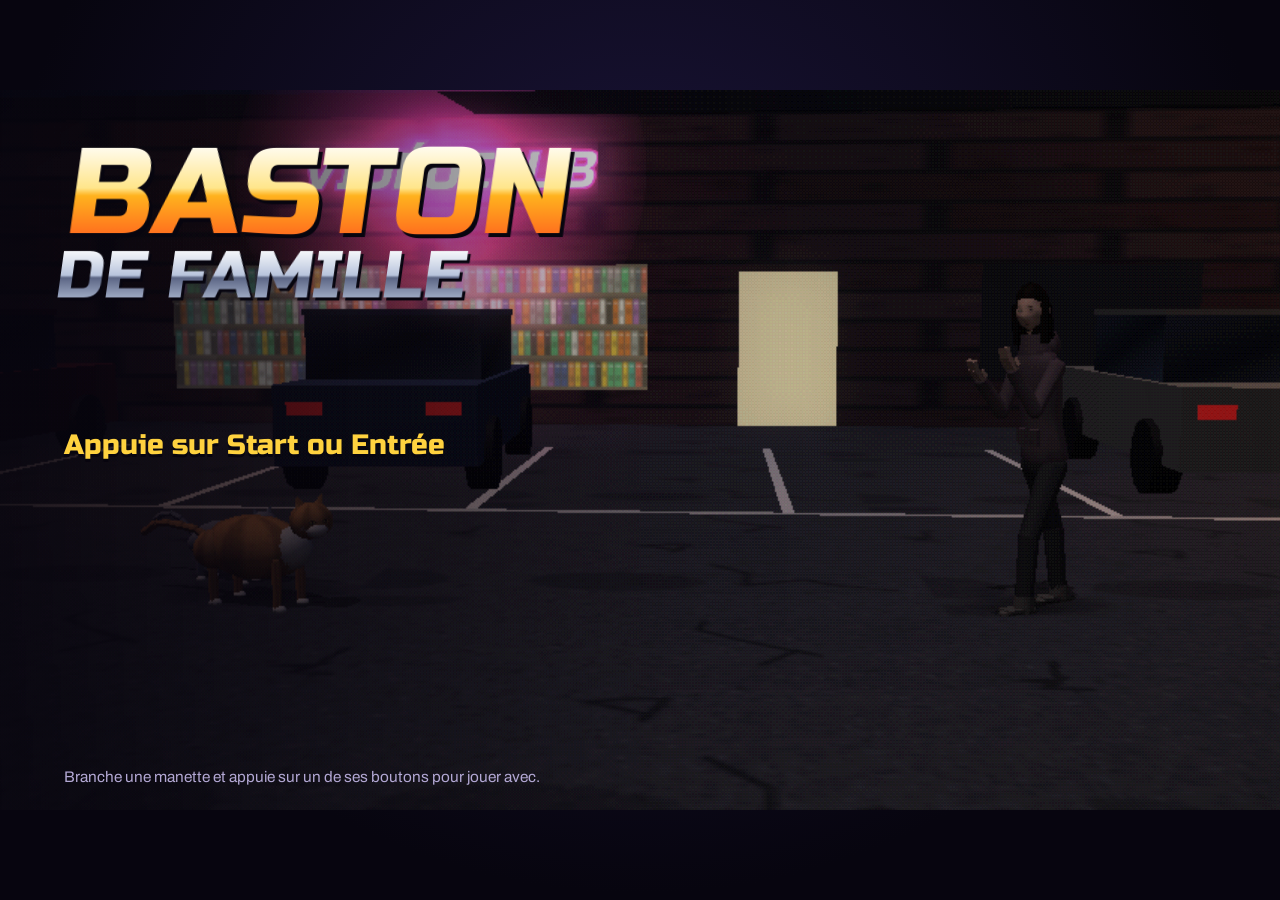
<file: index.html>
<!doctype html>
<html lang="fr">
<head>
<meta charset="utf-8">
<meta name="viewport" content="width=device-width,initial-scale=1,viewport-fit=cover">
<title>Baston de Famille</title>
<meta name="description" content="Jeu de combat 3D façon PS2 avec toute la famille.">
<meta name="theme-color" content="#07050f">
<link rel="preconnect" href="https://fonts.googleapis.com">
<link rel="stylesheet" href="https://fonts.googleapis.com/css2?family=Russo+One&family=VT323&family=Archivo:wght@400;600;800&display=swap">
<link rel="stylesheet" href="css/style.css">
</head>
<body>
<div id="app">
  <div id="frame">
    <canvas id="c3"></canvas>
    <canvas id="hud"></canvas>

    <!-- Écran titre -->
    <section id="title" class="screen">
      <div class="logo"><span class="l1">Baston</span><span class="l2">de Famille</span></div>
      <nav class="menu" id="titleMenu">
        <button data-act="cpu">1 joueur</button>
        <button data-act="2p">2 joueurs</button>
        <button data-act="workshop">Atelier</button>
        <button data-act="options">Options</button>
      </nav>
      <div class="pressstart" id="pressStart">Appuie sur Start ou Entrée</div>
      <div class="padline" id="padLine"></div>
    </section>

    <!-- Sélection -->
    <section id="select" class="screen" hidden>
      <h2 class="screentitle" id="selTitle">Choix des combattants</h2>
      <div class="selinfo l" id="info1"></div>
      <div class="selinfo r" id="info2"></div>
      <div class="selgrid" id="selGrid"></div>
      <div class="stagepick" id="stagePick" hidden>
        <div class="lbl">Décor</div>
        <div class="stagename"><span class="arr">◀</span><b id="stageName"></b><span class="arr">▶</span></div>
        <div class="hint">A / Entrée pour combattre · B / Échap pour revenir</div>
      </div>
      <div class="hintbar" id="selHint">Croix / flèches pour choisir · A / Entrée pour valider · B / Échap pour revenir</div>
    </section>

    <!-- Options -->
    <section id="options" class="screen" hidden>
      <h2 class="screentitle">Options</h2>
      <div class="optlist" id="optList"></div>
      <div class="hintbar">◀ ▶ pour changer · B / Échap pour revenir</div>
    </section>

    <!-- Pause / résultats -->
    <div class="overlay" id="pause" hidden>
      <div class="panel"><h2>Pause</h2>
        <nav class="menu small" id="pauseMenu">
          <button data-act="resume">Reprendre</button>
          <button data-act="restart">Recommencer</button>
          <button data-act="select">Choix des combattants</button>
          <button data-act="title">Menu principal</button>
        </nav>
      </div>
    </div>
    <div class="overlay clear" id="results" hidden>
      <div class="panel results"><h2 id="winTxt"></h2>
        <nav class="menu small" id="resMenu">
          <button data-act="restart">Revanche</button>
          <button data-act="select">Choix des combattants</button>
          <button data-act="title">Menu principal</button>
        </nav>
      </div>
    </div>
    <button class="pausebtn" id="pauseBtn" hidden aria-label="Pause">II</button>
  </div>

  <!-- Atelier (photos, couleurs, pouvoirs) -->
  <section id="workshop" hidden>
    <div class="wsin">
      <header class="wshead">
        <div><h2>Atelier</h2><p>Mets les photos de la famille, règle les couleurs et choisis les pouvoirs. Tout reste sur cet ordi : rien n'est envoyé en ligne.</p></div>
        <button class="btn primary" id="wsBack">Retour</button>
      </header>
      <div class="wsgrid" id="wsGrid"></div>
      <section class="wsdecor">
        <h3>Décor « Ta photo »</h3>
        <div class="row"><canvas id="decorPrev" width="320" height="180"></canvas>
          <div><p>Choisis une photo (la maison, le jardin, la plage des vacances…). Elle sert de fond à l'arène « Ta photo ».</p>
            <label class="btn file">Choisir une photo de décor<input type="file" accept="image/*" id="decorFile"></label>
            <button class="btn" id="decorDel">Retirer</button></div></div>
      </section>
    </div>
  </section>

  <div class="touch" id="touch" hidden>
    <div class="dpad"><button data-k="u" aria-label="Sauter">▲</button><button data-k="l" aria-label="Gauche">◀</button><button data-k="r" aria-label="Droite">▶</button><button data-k="d" aria-label="Accroupi">▼</button></div>
    <div class="acts"><button data-k="p">Poing</button><button data-k="k">Pied</button><button data-k="s">Spécial</button><button data-k="x">Pouvoir</button></div>
  </div>
  <div class="toast" id="toast" hidden></div>
  <noscript><p style="color:#fff;padding:20px">Active JavaScript pour jouer.</p></noscript>
  <div class="fatal" id="fatal" hidden><h2>Oups</h2><p id="fatalMsg"></p></div>
</div>
<script type="module" src="js/main.js"></script>
</body>
</html>
</file>
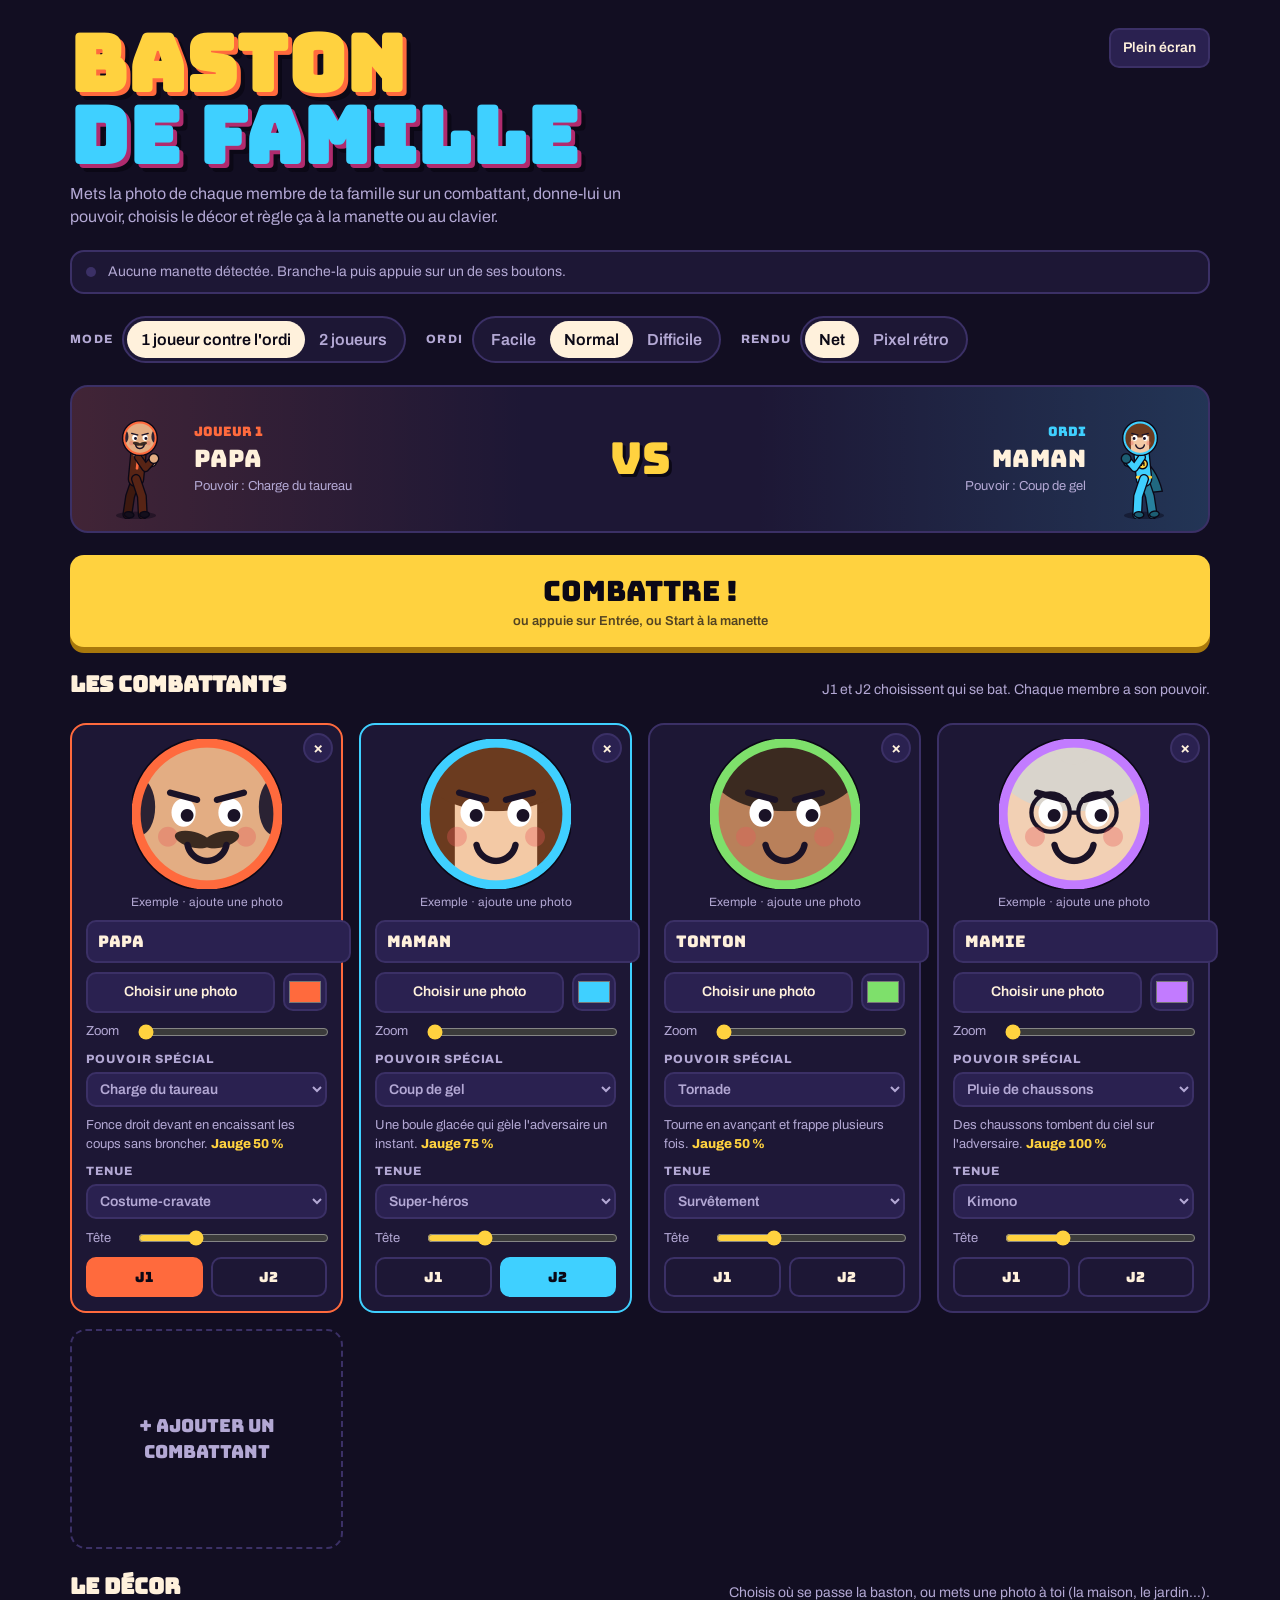
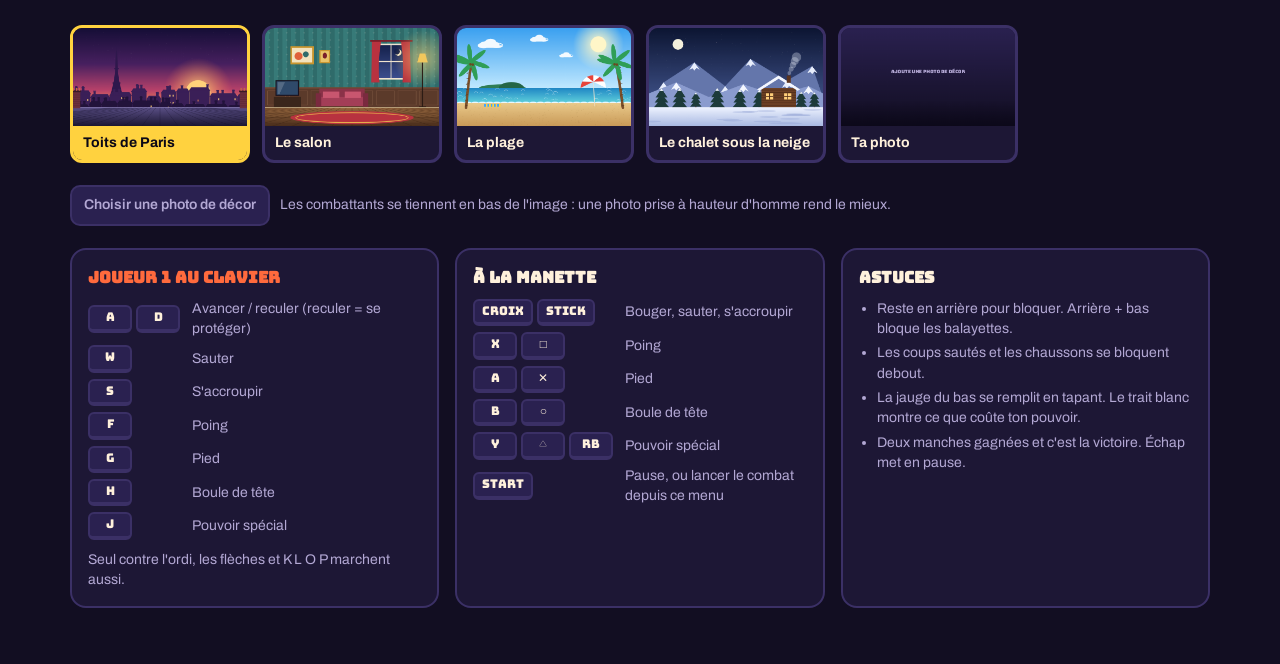
<file: classic/index.html>
<!doctype html>
<html lang="fr">
<head>
<meta charset="utf-8">
<meta name="viewport" content="width=device-width,initial-scale=1,viewport-fit=cover">
<title>Baston de Famille</title>
<meta name="claude:viewport-fit-sides" content="cover">
<link rel="stylesheet" href="https://fonts.googleapis.com/css2?family=Bungee&family=Archivo:wght@400;600;800&display=swap">
<style>
/* Layout: borne d'arcade — écran de sélection qui défile, puis scène plein écran 16:9 */
:root{
  --bg:#120e22; --panel:#1d1735; --panel2:#2a2150; --line:#3b3066;
  --text:#fff1dc; --muted:#b3a8d4; --p1:#ff6a3d; --p2:#3fd0ff; --gold:#ffd23f; --ink:#0b0816;
  --display:'Bungee',Impact,'Arial Black',sans-serif;
  --body:'Archivo',system-ui,-apple-system,'Segoe UI',sans-serif;
  color-scheme:dark;
}
[hidden]{display:none!important}
html,body{height:100%}
body{margin:0}
body{background:var(--bg);color:var(--text);font:16px/1.45 var(--body);
  padding-left:max(16px,env(safe-area-inset-left,0px));padding-right:max(16px,env(safe-area-inset-right,0px))}
button,input,select{font:inherit;color:inherit}
button{cursor:pointer}
:focus-visible{outline:3px solid var(--gold);outline-offset:2px}

/* ---------- Menu ---------- */
.menu{max-width:1140px;margin:0 auto;padding-block:28px 56px;display:grid;gap:22px}
.top{display:flex;justify-content:space-between;align-items:flex-start;gap:16px;flex-wrap:wrap}
.logo{font-family:var(--display);font-size:clamp(38px,8vw,78px);line-height:.92;margin:0;letter-spacing:.01em;
  color:var(--gold);text-shadow:4px 4px 0 var(--p1),8px 8px 0 var(--ink);text-wrap:balance}
.logo span{display:block;color:var(--p2);text-shadow:4px 4px 0 #b02b6e,8px 8px 0 var(--ink)}
.intro{color:var(--muted);max-width:62ch;margin:10px 0 0}

.settings{display:flex;flex-wrap:wrap;gap:12px 20px;align-items:center}
.seg{display:inline-flex;flex-wrap:wrap;background:var(--panel);border:2px solid var(--line);border-radius:999px;padding:3px}
.seg button{border:0;background:none;padding:7px 14px;border-radius:999px;font-weight:600;color:var(--muted)}
.seg button[aria-pressed="true"]{background:var(--text);color:var(--ink)}
.lbl{font-size:12px;text-transform:uppercase;letter-spacing:.12em;color:var(--muted);font-weight:800}

.pads{display:flex;align-items:center;gap:12px;flex-wrap:wrap;background:var(--panel);border:2px solid var(--line);border-radius:14px;padding:10px 14px;font-size:14px}
.pads .dotp{width:10px;height:10px;border-radius:50%;background:var(--line);flex:none}
.pads.on .dotp{background:#4be38a;box-shadow:0 0 10px #4be38a}
.pads .msg{flex:1;min-width:200px;color:var(--muted)}
.pads .msg b{color:var(--text)}

.vs{display:grid;grid-template-columns:minmax(0,1fr) auto minmax(0,1fr);align-items:center;gap:12px;
  background:linear-gradient(90deg,rgba(255,106,61,.16),transparent 40%,transparent 60%,rgba(63,208,255,.16)),var(--panel);
  border:2px solid var(--line);border-radius:18px;padding:12px 16px}
.vs .slot{display:flex;align-items:center;gap:10px;min-width:0}
.vs .slot.r{flex-direction:row-reverse;text-align:right}
.vs canvas{width:96px;height:120px;flex:none}
.vs .who{min-width:0}
.vs .tag{font-family:var(--display);font-size:13px}
.vs .slot.l .tag{color:var(--p1)} .vs .slot.r .tag{color:var(--p2)}
.vs .nm{font-family:var(--display);font-size:clamp(16px,3vw,24px);overflow:hidden;text-overflow:ellipsis;white-space:nowrap}
.vs .pw{font-size:13px;color:var(--muted)}
.vsmark{font-family:var(--display);font-size:clamp(28px,5vw,44px);color:var(--gold);text-shadow:3px 3px 0 var(--ink)}
.go{font-family:var(--display);font-size:clamp(20px,4vw,28px);border:0;border-radius:14px;padding:16px 24px;
  background:var(--gold);color:var(--ink);box-shadow:0 6px 0 #a8780c;transition:transform .08s,box-shadow .08s}
.go small{display:block;font-family:var(--body);font-size:13px;font-weight:600;opacity:.7}
.go:hover{transform:translateY(-2px);box-shadow:0 8px 0 #a8780c}
.go:active{transform:translateY(4px);box-shadow:0 2px 0 #a8780c}

.sechead{display:flex;justify-content:space-between;align-items:end;gap:12px;flex-wrap:wrap}
.sechead h2{font-family:var(--display);font-size:22px;margin:0}
.sechead p{margin:0;color:var(--muted);font-size:14px}
.grid{display:grid;grid-template-columns:repeat(auto-fill,minmax(230px,1fr));gap:16px}
.card{background:var(--panel);border:2px solid var(--line);border-radius:16px;padding:14px;display:grid;gap:9px;position:relative;min-width:0;align-content:start}
.card.is-p1{border-color:var(--p1)} .card.is-p2{border-color:var(--p2)}
.card.is-p1.is-p2{border-color:var(--gold)}
.face{width:100%;max-width:150px;aspect-ratio:1;justify-self:center;cursor:grab;touch-action:none}
.face:active{cursor:grabbing}
.hint{font-size:12px;color:var(--muted);text-align:center;margin-top:-4px}
.name{width:100%;background:var(--panel2);border:2px solid var(--line);border-radius:10px;padding:8px 10px;font-family:var(--display);font-size:16px}
.row{display:flex;gap:8px;align-items:center}
.btn{display:inline-flex;align-items:center;justify-content:center;gap:6px;border:2px solid var(--line);background:var(--panel2);
  border-radius:10px;padding:8px 12px;font-weight:600;font-size:14px;cursor:pointer;position:relative}
.btn:hover{border-color:var(--muted)}
.file{flex:1}
.file input{position:absolute;width:1px;height:1px;opacity:0}
.file:focus-within{outline:3px solid var(--gold);outline-offset:2px}
input[type=color]{width:44px;height:38px;border:2px solid var(--line);border-radius:10px;background:var(--panel2);padding:2px;cursor:pointer}
.fld{display:grid;gap:4px;font-size:12px;color:var(--muted);font-weight:800;text-transform:uppercase;letter-spacing:.08em}
select{width:100%;background:var(--panel2);border:2px solid var(--line);border-radius:10px;padding:7px 8px;font-size:14px;font-weight:600;text-transform:none;letter-spacing:0}
.powdesc{margin:0;font-size:13px;color:var(--muted);min-height:2.6em}
.powdesc b{color:var(--gold);font-weight:800}
.zoom{display:grid;grid-template-columns:3.2em 1fr;gap:8px;align-items:center;font-size:13px;color:var(--muted)}
.zoom input{width:100%;accent-color:var(--gold)}
.pick{display:grid;grid-template-columns:1fr 1fr;gap:8px}
.pick button{border:2px solid var(--line);background:none;border-radius:10px;padding:8px;font-family:var(--display);font-size:14px}
.pick button[data-p="1"][aria-pressed="true"]{background:var(--p1);border-color:var(--p1);color:var(--ink)}
.pick button[data-p="2"][aria-pressed="true"]{background:var(--p2);border-color:var(--p2);color:var(--ink)}
.del{position:absolute;top:8px;right:8px;width:30px;height:30px;border-radius:50%;border:2px solid var(--line);background:var(--panel2);font-weight:800;line-height:1}
.add{border:2px dashed var(--line);border-radius:16px;background:none;min-height:220px;font-family:var(--display);font-size:18px;color:var(--muted)}
.add:hover{border-color:var(--gold);color:var(--gold)}

.stages{display:grid;grid-template-columns:repeat(auto-fill,minmax(170px,1fr));gap:12px}
.stage{border:3px solid var(--line);border-radius:12px;background:var(--panel);padding:0;overflow:hidden;display:grid;text-align:left}
.stage canvas{width:100%;aspect-ratio:16/9;display:block}
.stage span{padding:7px 10px;font-weight:700;font-size:14px}
.stage[aria-pressed="true"]{border-color:var(--gold)}
.stage[aria-pressed="true"] span{background:var(--gold);color:var(--ink)}
.stagephoto{display:flex;gap:10px;align-items:center;flex-wrap:wrap;font-size:14px;color:var(--muted)}

.help{display:grid;grid-template-columns:repeat(auto-fit,minmax(260px,1fr));gap:16px}
.help section{background:var(--panel);border:2px solid var(--line);border-radius:16px;padding:16px;min-width:0}
.help h3{font-family:var(--display);font-size:16px;margin:0 0 10px}
.help .p1h{color:var(--p1)} .help .p2h{color:var(--p2)}
.keys{display:grid;grid-template-columns:auto 1fr;gap:6px 12px;font-size:14px;align-items:center;margin:0}
.keys dt{display:flex;gap:4px;flex-wrap:wrap}
.keys dd{margin:0;color:var(--muted)}
kbd{font-family:var(--display);font-size:12px;background:var(--panel2);border:2px solid var(--line);border-bottom-width:4px;border-radius:6px;padding:2px 7px;min-width:26px;text-align:center;white-space:nowrap}
.tips{font-size:14px;color:var(--muted);margin:0;padding-left:18px;display:grid;gap:4px}

.toast{position:fixed;left:50%;bottom:calc(20px + env(safe-area-inset-bottom,0px));transform:translateX(-50%);background:var(--text);color:var(--ink);
  padding:10px 16px;border-radius:10px;font-weight:600;z-index:50;max-width:calc(100% - 32px)}

/* ---------- Jeu ---------- */
#gameScreen{position:fixed;inset:0;background:#07050f;display:flex;flex-direction:column;align-items:center;justify-content:center;gap:10px;
  padding:calc(8px + env(safe-area-inset-top,0px)) max(16px,env(safe-area-inset-right,0px)) calc(8px + env(safe-area-inset-bottom,0px)) max(16px,env(safe-area-inset-left,0px));z-index:10}
.topbar{display:flex;gap:8px;justify-content:flex-end;width:var(--sw);max-width:100%}
.topbar .btn{padding:6px 12px;font-size:13px}
#stage{position:relative;width:var(--sw);aspect-ratio:16/9;max-width:100%}
#gameScreen{--sw:min(100%,calc((100dvh - 70px)*16/9))}
#gameScreen.touchy{--sw:min(100%,calc((100dvh - 250px)*16/9))}
canvas#game{width:100%;height:100%;display:block;border-radius:12px;background:#000}
.overlay{position:absolute;inset:0;display:grid;place-items:center;background:rgba(7,5,15,.74);border-radius:12px;padding:16px}
.panel{background:var(--panel);border:2px solid var(--line);border-radius:18px;padding:22px;display:grid;gap:12px;text-align:center;justify-items:center;max-width:420px;width:100%}
.panel h2{font-family:var(--display);margin:0;font-size:clamp(20px,4vw,30px);text-wrap:balance}
.panel .btn{width:100%;padding:12px;font-size:15px}
.panel .btn.primary{background:var(--gold);color:var(--ink);border-color:var(--gold);font-family:var(--display)}
.panel .padhint{font-size:13px;color:var(--muted);margin:0}
#winFace{width:min(150px,30vw);height:auto;aspect-ratio:1}

.touch{display:flex;justify-content:space-between;align-items:center;width:min(100%,900px);gap:16px;user-select:none;-webkit-user-select:none}
.dpad{display:grid;grid-template-columns:repeat(3,58px);grid-template-rows:repeat(3,58px);gap:4px}
.dpad button,.acts button{border:2px solid var(--line);background:rgba(42,33,80,.85);border-radius:14px;font-family:var(--display);font-size:13px;touch-action:none}
.dpad button.on,.acts button.on{background:var(--text);color:var(--ink)}
.dpad [data-k="u"]{grid-column:2;grid-row:1}.dpad [data-k="l"]{grid-column:1;grid-row:2}.dpad [data-k="r"]{grid-column:3;grid-row:2}.dpad [data-k="d"]{grid-column:2;grid-row:3}
.acts{display:grid;grid-template-columns:repeat(2,76px);grid-template-rows:repeat(2,62px);gap:8px}
.acts [data-k="p"]{border-color:var(--p1)} .acts [data-k="k"]{border-color:var(--p2)} .acts [data-k="x"]{border-color:var(--gold)}
@media (orientation:landscape) and (pointer:coarse){
  #gameScreen.touchy{--sw:min(100%,calc((100dvh - 60px)*16/9))}
  .touch{position:absolute;left:max(16px,env(safe-area-inset-left,0px));right:max(16px,env(safe-area-inset-right,0px));width:auto;max-width:none;bottom:calc(10px + env(safe-area-inset-bottom,0px));pointer-events:none}
  .touch > div{pointer-events:auto;opacity:.82}
  .dpad{grid-template-columns:repeat(3,50px);grid-template-rows:repeat(3,50px)}
  .acts{grid-template-columns:repeat(2,66px);grid-template-rows:repeat(2,52px)}
}
@media (max-width:560px){
  .vs{grid-template-columns:1fr;text-align:center}
  .vs .slot,.vs .slot.r{flex-direction:column;text-align:center}
  .grid{grid-template-columns:repeat(auto-fill,minmax(170px,1fr))}
}
@media (prefers-reduced-motion:reduce){*{transition:none!important}}
</style>

</head>
<body>
<main class="menu" id="menu">
  <div class="top">
    <header>
      <h1 class="logo">Baston<span>de Famille</span></h1>
      <p class="intro">Mets la photo de chaque membre de ta famille sur un combattant, donne-lui un pouvoir, choisis le décor et règle ça à la manette ou au clavier.</p>
    </header>
    <button class="btn" id="fsBtn">Plein écran</button>
  </div>

  <div class="pads" id="pads"><span class="dotp"></span><span class="msg" id="padMsg">Aucune manette détectée. Branche-la puis appuie sur un de ses boutons.</span>
    <button class="btn" id="swapBtn" hidden>Inverser les manettes</button></div>

  <div class="settings">
    <div class="row"><span class="lbl">Mode</span>
      <div class="seg" id="modeSeg">
        <button data-v="cpu">1 joueur contre l'ordi</button>
        <button data-v="2p">2 joueurs</button>
      </div>
    </div>
    <div class="row" id="diffRow"><span class="lbl">Ordi</span>
      <div class="seg" id="diffSeg">
        <button data-v="facile">Facile</button>
        <button data-v="normal">Normal</button>
        <button data-v="difficile">Difficile</button>
      </div>
    </div>
    <div class="row"><span class="lbl">Rendu</span>
      <div class="seg" id="retroSeg">
        <button data-v="net">Net</button>
        <button data-v="retro">Pixel rétro</button>
      </div>
    </div>
  </div>

  <div class="vs">
    <div class="slot l"><canvas id="vs1" width="192" height="240"></canvas><div class="who"><div class="tag">Joueur 1</div><div class="nm" id="vsn1"></div><div class="pw" id="vsp1"></div></div></div>
    <div class="vsmark">VS</div>
    <div class="slot r"><canvas id="vs2" width="192" height="240"></canvas><div class="who"><div class="tag" id="vst2">Ordi</div><div class="nm" id="vsn2"></div><div class="pw" id="vsp2"></div></div></div>
  </div>
  <button class="go" id="goBtn">Combattre !<small id="goHint">ou appuie sur Entrée</small></button>

  <div class="sechead">
    <h2>Les combattants</h2>
    <p>J1 et J2 choisissent qui se bat. Chaque membre a son pouvoir.</p>
  </div>
  <div class="grid" id="grid"></div>

  <div class="sechead">
    <h2>Le décor</h2>
    <p>Choisis où se passe la baston, ou mets une photo à toi (la maison, le jardin…).</p>
  </div>
  <div class="stages" id="stages"></div>
  <div class="stagephoto"><label class="btn file" style="flex:none">Choisir une photo de décor<input type="file" accept="image/*" id="stageFile"></label>
    <span id="stagePhotoMsg">Les combattants se tiennent en bas de l'image : une photo prise à hauteur d'homme rend le mieux.</span></div>

  <div class="help" id="help"></div>
</main>

<div id="gameScreen" hidden>
  <div class="topbar">
    <button class="btn" id="muteBtn">Son : oui</button>
    <button class="btn" id="fsBtn2">Plein écran</button>
    <button class="btn" id="pauseBtn">Pause</button>
  </div>
  <div id="stage">
    <canvas id="game" width="960" height="540"></canvas>
    <div class="overlay" id="pauseOv" hidden>
      <div class="panel">
        <h2>Pause</h2>
        <button class="btn primary" id="resumeBtn">Reprendre</button>
        <button class="btn" id="restartBtn">Recommencer le combat</button>
        <button class="btn" id="menuBtn">Changer de combattants</button>
        <p class="padhint">Manette : A pour reprendre, Select pour changer de combattants</p>
      </div>
    </div>
    <div class="overlay" id="endOv" hidden>
      <div class="panel">
        <canvas id="winFace" width="300" height="300"></canvas>
        <h2 id="winTxt"></h2>
        <button class="btn primary" id="againBtn">Revanche</button>
        <button class="btn" id="menuBtn2">Changer de combattants</button>
        <p class="padhint">Manette : A pour la revanche, B pour changer</p>
      </div>
    </div>
  </div>
  <div class="touch" id="touch" hidden>
    <div class="dpad">
      <button data-k="u" aria-label="Sauter">▲</button><button data-k="l" aria-label="Gauche">◀</button>
      <button data-k="r" aria-label="Droite">▶</button><button data-k="d" aria-label="S'accroupir">▼</button>
    </div>
    <div class="acts">
      <button data-k="p">Poing</button><button data-k="k">Pied</button>
      <button data-k="s">Boule</button><button data-k="x">Pouvoir</button>
    </div>
  </div>
</div>

<script>
(()=>{
'use strict';
const $=s=>document.querySelector(s);
const W=960,H=540,GROUND=482;
const TAU=Math.PI*2;
const clamp=(v,a,b)=>Math.max(a,Math.min(b,v));

/* ================= Pouvoirs ================= */
const POWERS={
 boule:{name:'Boule géante',cost:100,desc:"Lance une énorme tête qui fait très mal.",move:'super'},
 charge:{name:'Charge du taureau',cost:50,desc:"Fonce droit devant en encaissant les coups sans broncher.",move:'charge'},
 fusee:{name:'Uppercut fusée',cost:50,desc:"Décolle poing en l'air. Parfait contre ceux qui sautent.",move:'fusee'},
 chaussons:{name:'Pluie de chaussons',cost:100,desc:"Des chaussons tombent du ciel sur l'adversaire.",move:'summon'},
 teleport:{name:'Téléportation',cost:50,desc:"Disparaît puis réapparaît dans le dos de l'adversaire.",move:'teleport'},
 bouclier:{name:'Bouclier magique',cost:50,desc:"Une bulle bloque 3 coups et renvoie les boules.",move:'cast'},
 gouter:{name:'Petit goûter',cost:100,desc:"Mange un croissant et récupère 25 points de vie.",move:'eat'},
 tornade:{name:'Tornade',cost:50,desc:"Tourne en avançant et frappe plusieurs fois.",move:'tornade'},
 gel:{name:'Coup de gel',cost:75,desc:"Une boule glacée qui gèle l'adversaire un instant.",move:'gel'},
 rage:{name:'Mode furie',cost:100,desc:"Pendant 7 secondes : plus rapide et coups plus forts.",move:'roar'},
};
const OUTFITS={kimono:'Kimono',survet:'Survêtement',costume:'Costume-cravate',heros:'Super-héros'};

/* ================= Données & sauvegarde ================= */
const KEY='baston-famille-v1',KEY_DECOR='baston-famille-decor';
const DEFAULTS=[
  {id:'papa',name:'Papa',color:'#ff6a3d',look:2,skin:'#e3ad83',power:'charge',outfit:'costume'},
  {id:'maman',name:'Maman',color:'#3fd0ff',look:1,skin:'#f3c9a5',power:'gel',outfit:'heros'},
  {id:'tonton',name:'Tonton',color:'#7ee06b',look:0,skin:'#b9805a',power:'tornade',outfit:'survet'},
  {id:'mamie',name:'Mamie',color:'#c27bff',look:3,skin:'#f2d0b4',power:'chaussons',outfit:'kimono'},
].map(d=>({...d,photo:null,zoom:1,ox:0,oy:0,head:1.2}));
let roster,sel={p1:'papa',p2:'maman'},settings={mode:'cpu',diff:'normal',stage:'paris',retro:'net',padSwap:false};
try{
  const s=JSON.parse(localStorage.getItem(KEY)||'null');
  if(s&&Array.isArray(s.roster)&&s.roster.length){roster=s.roster;sel=s.sel||sel;settings={...settings,...(s.settings||{})}}
}catch(e){}
if(!roster) roster=DEFAULTS.map(d=>({...d}));
const PKEYS=Object.keys(POWERS);
roster.forEach((r,i)=>{const d=DEFAULTS[i%4];r.power=POWERS[r.power]?r.power:d.power;r.outfit=OUTFITS[r.outfit]?r.outfit:d.outfit;r.head=r.head||1.2;r.skin=r.skin||d.skin;r.look=r.look??d.look});
if(!roster.find(r=>r.id===sel.p1)) sel.p1=roster[0].id;
if(!roster.find(r=>r.id===sel.p2)) sel.p2=(roster[1]||roster[0]).id;
let stagePhoto=null;try{stagePhoto=localStorage.getItem(KEY_DECOR)}catch(e){}
let saveTimer=null,warned=false;
function save(){clearTimeout(saveTimer);saveTimer=setTimeout(()=>{
  try{localStorage.setItem(KEY,JSON.stringify({roster,sel,settings}))}
  catch(e){if(!warned){warned=true;toast("Les photos sont trop lourdes pour être gardées après fermeture.")}}
},300)}
function toast(t){const d=document.createElement('div');d.className='toast';d.textContent=t;document.body.appendChild(d);setTimeout(()=>d.remove(),4000)}

/* ================= Couleurs ================= */
function rgb(hex){const n=parseInt(hex.slice(1),16);return[n>>16,n>>8&255,n&255]}
function shade(hex,a){const c=rgb(hex),t=a<0?0:255,p=Math.abs(a);return`rgb(${c.map(v=>Math.round(v+(t-v)*p)).join(',')})`}
function rgba(hex,al){return`rgba(${rgb(hex).join(',')},${al})`}

/* ================= Visages ================= */
const imgCache=new Map();
function faceImg(d){
  if(!d.photo) return null;
  let im=imgCache.get(d.id);
  if(!im||im._src!==d.photo){im=new Image();im._src=d.photo;im.onload=()=>refreshFaces();im.src=d.photo;imgCache.set(d.id,im)}
  return im.complete&&im.naturalWidth?im:null;
}
const HAIR=['#3b2a20','#6b3b1f','#2a2233','#d9d4cc'];
function cartoon(g,d,r){
  const look=d.look??0;
  g.fillStyle=d.skin||'#f0c29a';g.fillRect(-r,-r,2*r,2*r);
  g.fillStyle=HAIR[look%4];
  if(look===1){g.fillRect(-r,-r*.4,r*.42,r*1.6);g.fillRect(r*.58,-r*.4,r*.42,r*1.6)}
  if(look!==2){g.beginPath();g.ellipse(0,-r*.62,r*1.05,r*.58,0,0,TAU);g.fill()}
  else{g.beginPath();g.ellipse(-r*.95,-r*.1,r*.22,r*.4,0,0,TAU);g.ellipse(r*.95,-r*.1,r*.22,r*.4,0,0,TAU);g.fill()}
  if(look===3){g.fillStyle=HAIR[3];g.beginPath();g.ellipse(0,-r*.62,r*1.05,r*.58,0,0,TAU);g.fill();g.beginPath();g.arc(0,-r*1.02,r*.32,0,TAU);g.fill()}
  for(const s of[-1,1]){
    g.fillStyle='#fff';g.beginPath();g.ellipse(s*r*.33,-r*.02,r*.17,r*.2,0,0,TAU);g.fill();
    g.fillStyle='#1a1226';g.beginPath();g.arc(s*r*.33+r*.05,r*.02,r*.09,0,TAU);g.fill();
    g.strokeStyle='#1a1226';g.lineWidth=r*.09;g.lineCap='round';g.beginPath();g.moveTo(s*r*.52,-r*.3);g.lineTo(s*r*.14,-r*.2);g.stroke();
  }
  if(look===3){g.strokeStyle='#1a1226';g.lineWidth=r*.06;for(const s of[-1,1]){g.beginPath();g.arc(s*r*.33,-r*.02,r*.27,0,TAU);g.stroke()}g.beginPath();g.moveTo(-r*.06,-r*.02);g.lineTo(r*.06,-r*.02);g.stroke()}
  g.fillStyle='rgba(230,90,90,.35)';g.beginPath();g.arc(-r*.55,r*.32,r*.14,0,TAU);g.arc(r*.55,r*.32,r*.14,0,TAU);g.fill();
  if(look===2){g.fillStyle=HAIR[0];g.beginPath();g.ellipse(-r*.2,r*.36,r*.26,r*.11,.25,0,TAU);g.ellipse(r*.2,r*.36,r*.26,r*.11,-.25,0,TAU);g.fill()}
  g.strokeStyle='#1a1226';g.lineWidth=r*.09;g.beginPath();g.arc(0,r*.38,r*.28,.2,Math.PI-.2);g.stroke();
}
function drawFace(g,d,cx,cy,r,flip,flash,ring,tint){
  g.save();g.translate(cx,cy);
  g.beginPath();g.arc(0,0,r,0,TAU);g.clip();
  if(flip) g.scale(-1,1);
  const im=faceImg(d);
  if(im){const sc=Math.max(2*r/im.width,2*r/im.height)*(d.zoom||1);const w=im.width*sc,h=im.height*sc;
    g.fillStyle='#222';g.fillRect(-r,-r,2*r,2*r);g.drawImage(im,-w/2+(d.ox||0)*r,-h/2+(d.oy||0)*r,w,h)}
  else cartoon(g,d,r);
  if(tint){g.fillStyle=tint;g.fillRect(-r,-r,2*r,2*r)}
  if(flash>0.02){g.fillStyle=`rgba(255,255,255,${flash*.75})`;g.fillRect(-r,-r,2*r,2*r)}
  g.restore();
  g.beginPath();g.arc(cx,cy,r,0,TAU);g.lineWidth=Math.max(3,r*.13);g.strokeStyle=ring||d.color;g.stroke();
  g.beginPath();g.arc(cx,cy,r+g.lineWidth/2+1.5,0,TAU);g.lineWidth=3;g.strokeStyle='#0b0816';g.stroke();
}
function paintFace(cv,d,ring){const g=cv.getContext('2d');g.clearRect(0,0,cv.width,cv.height);drawFace(g,d,cv.width/2,cv.height/2,cv.width/2-8,false,0,ring)}

/* ================= Décors ================= */
const S=Math.min(2,Math.max(1,window.devicePixelRatio||1));
let stageImg=null;
function loadStageImg(){stageImg=null;if(!stagePhoto)return;const im=new Image();im.onload=()=>{stageImg=im;buildBG();renderStages()};im.src=stagePhoto}
function rnd0(seed){return()=>(seed=(seed*16807)%2147483647)/2147483647}
function stars(g,rnd,n,maxY){for(let i=0;i<n;i++){g.fillStyle=`rgba(255,241,220,${.2+rnd()*.6})`;g.fillRect(rnd()*W,rnd()*maxY,rnd()<.15?2:1,rnd()<.15?2:1)}}
function perspFloor(g,top,c1,c2,line,hi){
  const fl=g.createLinearGradient(0,top,0,H);fl.addColorStop(0,c1);fl.addColorStop(1,c2);g.fillStyle=fl;g.fillRect(0,top,W,H-top);
  g.strokeStyle=line;g.lineWidth=2;for(let i=-12;i<=12;i++){g.beginPath();g.moveTo(480+i*22,top);g.lineTo(480+i*100,H);g.stroke()}
  if(hi){g.fillStyle=hi;g.fillRect(0,top-2,W,3)}
}
function drawParis(g){
  const rnd=rnd0(7);
  const sky=g.createLinearGradient(0,0,0,440);
  sky.addColorStop(0,'#150e36');sky.addColorStop(.45,'#47205f');sky.addColorStop(.78,'#b8426a');sky.addColorStop(1,'#ff9a4d');
  g.fillStyle=sky;g.fillRect(0,0,W,H);stars(g,rnd,70,190);
  const sg=g.createRadialGradient(690,355,20,690,355,190);sg.addColorStop(0,'rgba(255,214,120,.85)');sg.addColorStop(1,'rgba(255,120,80,0)');
  g.fillStyle=sg;g.fillRect(480,160,420,300);g.fillStyle='#ffd27a';g.beginPath();g.arc(690,355,68,0,TAU);g.fill();
  g.fillStyle='#2e184c';g.beginPath();g.moveTo(186,428);g.quadraticCurveTo(222,330,231,252);g.lineTo(237,128);g.lineTo(243,128);g.lineTo(249,252);
  g.quadraticCurveTo(258,330,294,428);g.lineTo(274,428);g.quadraticCurveTo(254,372,240,368);g.quadraticCurveTo(226,372,206,428);g.closePath();g.fill();
  g.fillRect(218,300,44,6);g.fillRect(228,222,24,5);g.fillRect(238.5,96,3,34);
  const roofs=(base,hmin,hmax,col,win)=>{let x=-20;while(x<W+20){const w=60+rnd()*90,h=hmin+rnd()*(hmax-hmin),top=base-h;
      g.fillStyle=col;g.fillRect(x,top+18,w,h);g.beginPath();g.moveTo(x-4,top+20);g.lineTo(x+10,top);g.lineTo(x+w-10,top);g.lineTo(x+w+4,top+20);g.fill();
      const nc=1+Math.floor(rnd()*3);for(let c=0;c<nc;c++){const cx=x+12+rnd()*(w-30);g.fillRect(cx,top-14-rnd()*10,12,26);g.fillRect(cx-2,top-16-rnd()*4,16,4)}
      for(let wy=top+28;wy<base-6;wy+=20)for(let wx=x+8;wx<x+w-12;wx+=18){if(rnd()<win){g.fillStyle=rnd()<.7?'rgba(255,207,122,.8)':'rgba(255,150,90,.6)';g.fillRect(wx,wy,7,10);g.fillStyle=col}}
      x+=w+2}};
  roofs(445,70,120,'#3a1f57',.18);roofs(450,25,60,'#22133b',.12);
  perspFloor(g,438,'#5a4f86','#1c1733','rgba(20,15,40,.55)','#a79ad6');
  const chim=(x,w)=>{g.fillStyle='#6b2f3d';g.fillRect(x,350,w,92);g.fillStyle='#53232f';for(let y=356;y<440;y+=12)g.fillRect(x,y,w,2);
    g.fillStyle='#3b1a24';g.fillRect(x-4,344,w+8,10);g.fillStyle='#c46a3f';for(let i=0;i<3;i++)g.fillRect(x+4+i*(w-12)/2,330,8,16)};
  chim(-6,46);chim(W-40,46);
}
function drawSalon(g){
  g.fillStyle='#2f6b6a';g.fillRect(0,0,W,440);
  g.fillStyle='#377a78';for(let x=0;x<W;x+=48)g.fillRect(x,0,24,330);
  g.fillStyle='rgba(255,241,220,.12)';for(let x=12;x<W;x+=48)for(let y=20;y<320;y+=40){g.beginPath();g.moveTo(x+12,y);g.lineTo(x+18,y+6);g.lineTo(x+12,y+12);g.lineTo(x+6,y+6);g.fill()}
  g.fillStyle='#5b3a2a';g.fillRect(0,330,W,110);g.fillStyle='#704a35';g.fillRect(0,326,W,8);
  g.strokeStyle='#7d5640';g.lineWidth=3;for(let x=14;x<W;x+=120)g.strokeRect(x,346,100,78);
  // fenêtre
  const wg=g.createLinearGradient(0,90,0,280);wg.addColorStop(0,'#14204a');wg.addColorStop(1,'#3d4f8f');
  g.fillStyle=wg;g.fillRect(610,90,170,190);g.fillStyle='#f5e9c8';g.beginPath();g.arc(735,135,18,0,TAU);g.fill();
  g.fillStyle='#14204a';g.beginPath();g.arc(728,130,16,0,TAU);g.fill();
  g.strokeStyle='#efe3cf';g.lineWidth=8;g.strokeRect(610,90,170,190);g.lineWidth=5;g.beginPath();g.moveTo(695,90);g.lineTo(695,280);g.moveTo(610,185);g.lineTo(780,185);g.stroke();
  g.fillStyle='#b8323f';g.beginPath();g.moveTo(590,74);g.lineTo(640,74);g.quadraticCurveTo(620,200,632,300);g.lineTo(586,300);g.fill();
  g.beginPath();g.moveTo(800,74);g.lineTo(750,74);g.quadraticCurveTo(770,200,758,300);g.lineTo(804,300);g.fill();
  g.fillStyle='#7a1f2a';g.fillRect(580,66,234,10);
  // cadres
  g.fillStyle='#c9952f';g.fillRect(140,100,130,100);g.fillStyle='#f3e2bd';g.fillRect(150,110,110,80);
  g.fillStyle='#e0603a';g.beginPath();g.arc(185,155,22,0,TAU);g.fill();g.fillStyle='#2f6b6a';g.beginPath();g.arc(225,145,16,0,TAU);g.fill();
  g.fillStyle='#c9952f';g.fillRect(300,120,60,74);g.fillStyle='#e9c46a';g.fillRect(307,127,46,60);g.fillStyle='#7a1f2a';g.beginPath();g.ellipse(330,152,12,16,0,0,TAU);g.fill();
  // canapé
  g.fillStyle='#8a3248';g.fillRect(300,334,250,80);g.fillStyle='#a33e57';g.fillRect(290,380,270,50);
  g.fillStyle='#7a2a3f';g.fillRect(280,360,30,74);g.fillRect(540,360,30,74);
  g.fillStyle='#c8566f';g.fillRect(320,350,90,36);g.fillRect(440,350,90,36);
  // TV
  g.fillStyle='#3a261b';g.fillRect(48,380,150,58);g.fillStyle='#18121f';g.fillRect(58,288,130,86);g.fillStyle='#2f4a6a';g.fillRect(64,294,118,74);
  g.fillStyle='rgba(255,255,255,.18)';g.beginPath();g.moveTo(70,298);g.lineTo(110,298);g.lineTo(80,364);g.lineTo(70,364);g.fill();
  // lampe
  const lg=g.createRadialGradient(870,170,10,870,170,160);lg.addColorStop(0,'rgba(255,214,120,.55)');lg.addColorStop(1,'rgba(255,214,120,0)');g.fillStyle=lg;g.fillRect(700,0,260,360);
  g.fillStyle='#2a1a14';g.fillRect(866,190,6,248);g.fillRect(850,432,38,8);
  g.fillStyle='#f2c75c';g.beginPath();g.moveTo(840,190);g.lineTo(898,190);g.lineTo(884,140);g.lineTo(854,140);g.fill();
  // parquet + tapis
  const fl=g.createLinearGradient(0,438,0,H);fl.addColorStop(0,'#9a6a40');fl.addColorStop(1,'#4a2e1c');g.fillStyle=fl;g.fillRect(0,438,W,H-438);
  g.strokeStyle='rgba(40,22,12,.45)';g.lineWidth=2;for(let i=-14;i<=14;i++){g.beginPath();g.moveTo(480+i*30,438);g.lineTo(480+i*110,H);g.stroke()}
  for(const y of[452,470,494,524]){g.beginPath();g.moveTo(0,y);g.lineTo(W,y);g.stroke()}
  g.fillStyle='#b8323f';g.beginPath();g.ellipse(480,494,340,36,0,0,TAU);g.fill();
  g.strokeStyle='#e9b44c';g.lineWidth=4;g.beginPath();g.ellipse(480,494,310,27,0,0,TAU);g.stroke();
  g.fillStyle='#d7c39a';g.fillRect(0,436,W,4);
}
function drawPlage(g){
  const rnd=rnd0(11);
  const sky=g.createLinearGradient(0,0,0,330);sky.addColorStop(0,'#3aa0f0');sky.addColorStop(1,'#bfe8ff');g.fillStyle=sky;g.fillRect(0,0,W,330);
  const sg=g.createRadialGradient(780,90,10,780,90,140);sg.addColorStop(0,'rgba(255,248,200,.95)');sg.addColorStop(1,'rgba(255,248,200,0)');g.fillStyle=sg;g.fillRect(620,0,320,240);
  g.fillStyle='#fff6c8';g.beginPath();g.arc(780,90,44,0,TAU);g.fill();
  const cloud=(x,y,s)=>{g.fillStyle='rgba(255,255,255,.92)';g.beginPath();g.ellipse(x,y,50*s,18*s,0,0,TAU);g.ellipse(x-30*s,y+6*s,30*s,14*s,0,0,TAU);g.ellipse(x+34*s,y+5*s,34*s,14*s,0,0,TAU);g.ellipse(x+5*s,y-12*s,28*s,16*s,0,0,TAU);g.fill()};
  cloud(180,90,1.1);cloud(450,60,.8);cloud(600,150,.6);
  g.fillStyle='#2f7d55';g.beginPath();g.ellipse(250,332,130,22,0,Math.PI,0);g.fill();g.fillStyle='#246546';g.beginPath();g.ellipse(300,332,70,34,0,Math.PI,0);g.fill();
  const sea=g.createLinearGradient(0,330,0,412);sea.addColorStop(0,'#1f86c4');sea.addColorStop(1,'#5fd0dc');g.fillStyle=sea;g.fillRect(0,330,W,82);
  g.strokeStyle='rgba(255,255,255,.7)';g.lineWidth=2;for(let i=0;i<40;i++){const x=rnd()*W,y=340+rnd()*64;g.beginPath();g.arc(x,y,6+rnd()*10,Math.PI*1.15,Math.PI*1.85);g.stroke()}
  g.fillStyle='#e8f8ff';g.beginPath();g.moveTo(0,410);for(let x=0;x<=W;x+=40)g.quadraticCurveTo(x+20,402,x+40,410);g.lineTo(W,418);g.lineTo(0,418);g.fill();
  const sand=g.createLinearGradient(0,414,0,H);sand.addColorStop(0,'#e9c98a');sand.addColorStop(1,'#c99a58');g.fillStyle=sand;g.fillRect(0,414,W,H-414);
  g.fillStyle='rgba(120,80,30,.25)';for(let i=0;i<260;i++)g.fillRect(rnd()*W,420+rnd()*120,2,2);
  const palm=(x,lean)=>{g.strokeStyle='#7a4f2a';g.lineWidth=14;g.lineCap='round';g.beginPath();g.moveTo(x,440);g.quadraticCurveTo(x+lean*.4,300,x+lean,190);g.stroke();
    g.strokeStyle='#5c3a1e';g.lineWidth=3;for(let t=0;t<8;t++){const yy=430-t*30;g.beginPath();g.moveTo(x+lean*(1-yy/440)*0.9-7,yy);g.lineTo(x+lean*(1-yy/440)*0.9+7,yy-4);g.stroke()}
    const tx=x+lean,ty=190;g.fillStyle='#2f9e57';for(let a=0;a<7;a++){const an=-Math.PI*.95+a*Math.PI*.32;g.save();g.translate(tx,ty);g.rotate(an);g.beginPath();g.ellipse(48,10,54,13,.3,0,TAU);g.fill();g.restore()}
    g.fillStyle='#6b4a22';g.beginPath();g.arc(tx-6,ty+10,7,0,TAU);g.arc(tx+7,ty+12,7,0,TAU);g.fill()};
  palm(50,30);palm(915,-40);
  g.strokeStyle='#efe3cf';g.lineWidth=4;g.beginPath();g.moveTo(760,430);g.lineTo(752,300);g.stroke();
  for(let i=0;i<6;i++){g.fillStyle=i%2?'#ffffff':'#e8443a';g.beginPath();g.moveTo(752,296);g.arc(752,330,70,Math.PI+i*Math.PI/6,Math.PI+(i+1)*Math.PI/6);g.closePath();g.fill()}
  g.fillStyle='#ffd23f';g.fillRect(150,420,90,14);g.fillStyle='#3fa6ff';for(let i=0;i<90;i+=18)g.fillRect(150+i,420,9,14);
}
function drawNeige(g){
  const rnd=rnd0(23);
  const sky=g.createLinearGradient(0,0,0,440);sky.addColorStop(0,'#0c1532');sky.addColorStop(1,'#43568f');g.fillStyle=sky;g.fillRect(0,0,W,440);
  stars(g,rnd,90,240);g.fillStyle='#f4f0dc';g.beginPath();g.arc(160,90,30,0,TAU);g.fill();
  const mtn=(pts,col,cap)=>{g.fillStyle=col;g.beginPath();g.moveTo(-20,440);for(const[x,y]of pts)g.lineTo(x,y);g.lineTo(W+20,440);g.fill();
    g.fillStyle=cap;for(const[x,y]of pts){if(y<330){g.beginPath();g.moveTo(x,y);g.lineTo(x-28,y+40);g.lineTo(x-10,y+32);g.lineTo(x,y+44);g.lineTo(x+12,y+30);g.lineTo(x+30,y+40);g.fill()}}};
  mtn([[80,300],[250,190],[420,320],[560,170],[760,290],[900,210]],'#6476ab','#e8eefc');
  mtn([[0,360],[150,300],[330,380],[520,310],[700,370],[880,320],[960,360]],'#8a9bce','#f4f7ff');
  const pine=(x,y,s)=>{g.fillStyle='#1d3b3a';for(let i=0;i<3;i++){g.beginPath();g.moveTo(x,y-70*s+i*22*s);g.lineTo(x-26*s+i*-4*s,y-30*s+i*22*s);g.lineTo(x+26*s+i*4*s,y-30*s+i*22*s);g.fill()}
    g.fillStyle='#f4f7ff';g.beginPath();g.moveTo(x,y-70*s);g.lineTo(x-8*s,y-58*s);g.lineTo(x+8*s,y-58*s);g.fill();g.fillStyle='#4a2e1c';g.fillRect(x-4*s,y+14*s,8*s,10*s)};
  for(let i=0;i<9;i++)pine(30+i*110+rnd()*40,420,.8+rnd()*.5);
  // chalet
  g.fillStyle='#6b3f24';g.fillRect(620,330,190,108);g.strokeStyle='#4f2d18';g.lineWidth=3;for(let y=342;y<438;y+=14){g.beginPath();g.moveTo(620,y);g.lineTo(810,y);g.stroke()}
  g.fillStyle='#f4f7ff';g.beginPath();g.moveTo(596,338);g.lineTo(715,262);g.lineTo(834,338);g.lineTo(820,346);g.lineTo(715,280);g.lineTo(610,346);g.fill();
  g.fillStyle='#ffcf7a';g.fillRect(645,360,40,34);g.fillRect(745,360,40,34);g.fillStyle='#4f2d18';g.fillRect(663,360,4,34);g.fillRect(645,375,40,4);g.fillRect(763,360,4,34);g.fillRect(745,375,40,4);
  g.fillStyle='#5a3420';g.fillRect(760,262,22,40);g.fillStyle='rgba(220,225,240,.35)';for(let i=0;i<5;i++){g.beginPath();g.arc(774+i*10,248-i*22,10+i*4,0,TAU);g.fill()}
  const sn=g.createLinearGradient(0,436,0,H);sn.addColorStop(0,'#eef3ff');sn.addColorStop(1,'#a9b9e2');g.fillStyle=sn;g.fillRect(0,436,W,H-436);
  g.fillStyle='rgba(120,140,200,.25)';for(let i=0;i<14;i++){g.beginPath();g.ellipse(rnd()*W,450+rnd()*80,40+rnd()*60,5,0,0,TAU);g.fill()}
}
function drawPhotoStage(g){
  if(stageImg){const sc=Math.max(W/stageImg.width,H/stageImg.height);const w=stageImg.width*sc,h=stageImg.height*sc;g.drawImage(stageImg,(W-w)/2,(H-h)/2,w,h)}
  else{const gr=g.createLinearGradient(0,0,0,H);gr.addColorStop(0,'#2a2150');gr.addColorStop(1,'#120e22');g.fillStyle=gr;g.fillRect(0,0,W,H);
    g.font='26px Bungee, Impact, sans-serif';g.textAlign='center';g.fillStyle='#b3a8d4';g.fillText('Ajoute une photo de décor',W/2,H/2-20)}
  const sh=g.createLinearGradient(0,400,0,H);sh.addColorStop(0,'rgba(8,5,20,0)');sh.addColorStop(1,'rgba(8,5,20,.6)');g.fillStyle=sh;g.fillRect(0,400,W,H-400);
}
const STAGES={
  paris:{name:'Toits de Paris',draw:drawParis},
  salon:{name:'Le salon',draw:drawSalon},
  plage:{name:'La plage',draw:drawPlage},
  neige:{name:'Le chalet sous la neige',draw:drawNeige,snow:true},
  photo:{name:'Ta photo',draw:drawPhotoStage},
};
if(!STAGES[settings.stage]) settings.stage='paris';
const bg=document.createElement('canvas');bg.width=W*S;bg.height=H*S;
function buildBG(){const g=bg.getContext('2d');g.setTransform(S,0,0,S,0,0);g.clearRect(0,0,W,H);STAGES[settings.stage].draw(g)}

/* ================= Combattants : poses & coups ================= */
const POSE={
 idle:{lean:.12,fa1:.6,fa2:2.5,ba1:.3,ba2:2.3,fl1:.35,fl2:.05,bl1:-.35,bl2:-.15},
 crouch:{lean:.35,fa1:.7,fa2:2.6,ba1:.4,ba2:2.4,fl1:1.25,fl2:.1,bl1:.5,bl2:-1.2},
 jump:{lean:.1,fa1:1.0,fa2:2.6,ba1:.5,ba2:2.4,fl1:1.2,fl2:-.4,bl1:.4,bl2:-1.0},
 punch:{lean:.25,fa1:1.55,fa2:1.57,ba1:.2,ba2:2.1,fl1:.5,fl2:.1,bl1:-.5,bl2:-.2},
 punch_s:{lean:.05,fa1:.5,fa2:2.9,ba1:.4,ba2:2.3,fl1:.4,fl2:.05,bl1:-.4,bl2:-.15},
 kick:{lean:-.35,fa1:.5,fa2:2.4,ba1:-.6,ba2:1.0,fl1:1.6,fl2:1.62,bl1:-.12,bl2:-.05},
 kick_s:{lean:-.1,fa1:.5,fa2:2.5,ba1:-.3,ba2:1.6,fl1:1.2,fl2:-.6,bl1:-.15,bl2:-.05},
 cpunch:{lean:.45,fa1:1.5,fa2:1.55,ba1:.4,ba2:2.3,fl1:1.25,fl2:.1,bl1:.5,bl2:-1.2},
 ckick:{lean:-.15,fa1:.6,fa2:2.4,ba1:-.2,ba2:1.4,fl1:1.5,fl2:1.58,bl1:.6,bl2:-1.3},
 ckick_s:{lean:.2,fa1:.6,fa2:2.4,ba1:.3,ba2:2.2,fl1:1.0,fl2:.3,bl1:.5,bl2:-1.2},
 apunch:{lean:.3,fa1:1.3,fa2:1.35,ba1:.5,ba2:2.4,fl1:1.2,fl2:-.4,bl1:.4,bl2:-1.0},
 akick:{lean:-.2,fa1:.8,fa2:2.4,ba1:-.4,ba2:1.5,fl1:1.15,fl2:1.05,bl1:.3,bl2:-1.1},
 fire:{lean:.25,fa1:1.6,fa2:1.6,ba1:1.5,ba2:1.55,fl1:.55,fl2:.1,bl1:-.55,bl2:-.2},
 fire_s:{lean:-.15,fa1:-.7,fa2:-1.0,ba1:-.9,ba2:-1.2,fl1:.4,fl2:.05,bl1:-.4,bl2:-.15},
 block:{lean:-.08,fa1:.9,fa2:3.0,ba1:.75,ba2:2.95,fl1:.3,fl2:.05,bl1:-.4,bl2:-.2},
 cblock:{lean:.2,fa1:.9,fa2:3.0,ba1:.75,ba2:2.95,fl1:1.25,fl2:.1,bl1:.5,bl2:-1.2},
 hit:{lean:-.5,fa1:-.5,fa2:-.1,ba1:-.9,ba2:-.4,fl1:.45,fl2:.1,bl1:-.45,bl2:-.2},
 ko:{lean:-1.45,fa1:-2.2,fa2:-2.0,ba1:-2.5,ba2:-2.3,fl1:1.35,fl2:1.5,bl1:1.2,bl2:1.45},
 win:{lean:0,fa1:2.9,fa2:3.1,ba1:.3,ba2:2.2,fl1:.3,fl2:.05,bl1:-.3,bl2:-.1},
 charge:{lean:.75,fa1:1.1,fa2:.9,ba1:.8,ba2:1.5,fl1:.7,fl2:.2,bl1:-.7,bl2:-.3},
 charge_s:{lean:.5,fa1:.4,fa2:.2,ba1:.3,ba2:.5,fl1:.9,fl2:.2,bl1:-.4,bl2:-.6},
 fusee:{lean:.05,fa1:2.95,fa2:3.1,ba1:.5,ba2:1.8,fl1:.9,fl2:-.2,bl1:-.2,bl2:-.4},
 fusee_s:{lean:.4,fa1:.6,fa2:.3,ba1:.5,ba2:2.3,fl1:1.25,fl2:.1,bl1:.5,bl2:-1.2},
 tornade:{lean:-.1,fa1:1.6,fa2:1.6,ba1:-1.6,ba2:-1.6,fl1:1.55,fl2:1.6,bl1:-.05,bl2:-.02},
 cast:{lean:-.05,fa1:2.2,fa2:2.6,ba1:2.2,ba2:2.6,fl1:.35,fl2:.05,bl1:-.35,bl2:-.15},
 eat:{lean:.1,fa1:.9,fa2:3.0,ba1:.2,ba2:.4,fl1:.3,fl2:.05,bl1:-.3,bl2:-.1},
 roar:{lean:-.3,fa1:2.4,fa2:2.2,ba1:2.4,ba2:2.2,fl1:.6,fl2:.1,bl1:-.6,bl2:-.2},
};
const MV={
 punch:{s:4,a:4,r:9,dmg:6,reach:84,lvl:'mid',stun:13,kb:3.5,pose:'punch'},
 kick:{s:7,a:5,r:14,dmg:10,reach:110,lvl:'mid',stun:17,kb:6,pose:'kick'},
 cpunch:{s:4,a:4,r:8,dmg:5,reach:80,lvl:'mid',stun:12,kb:3,pose:'cpunch',crouch:1},
 ckick:{s:8,a:5,r:16,dmg:9,reach:114,lvl:'low',stun:18,kb:5,pose:'ckick',crouch:1},
 apunch:{s:3,a:9,r:3,dmg:7,reach:76,lvl:'high',stun:14,kb:3,pose:'apunch',air:1},
 akick:{s:4,a:11,r:3,dmg:9,reach:96,lvl:'high',stun:16,kb:4,pose:'akick',air:1},
 fire:{s:14,a:1,r:20,pose:'fire'},
 super:{s:22,a:1,r:24,pose:'fire'},
 gel:{s:14,a:1,r:20,pose:'fire'},
 charge:{s:8,a:22,r:14,dmg:16,reach:64,lvl:'mid',stun:30,kb:11,pose:'charge',armor:1},
 fusee:{s:4,a:18,r:16,dmg:15,reach:74,lvl:'mid',stun:34,kb:4,pose:'fusee',anti:1,launch:1},
 teleport:{s:12,a:6,r:14,dmg:14,reach:108,lvl:'mid',stun:22,kb:7,pose:'kick'},
 tornade:{s:6,a:32,r:12,dmg:5,reach:98,lvl:'mid',stun:14,kb:3,pose:'tornade',multi:8},
 summon:{s:18,a:1,r:22,pose:'cast'},
 cast:{s:8,a:1,r:10,pose:'cast'},
 eat:{s:30,a:1,r:10,pose:'eat'},
 roar:{s:20,a:1,r:10,pose:'roar'},
};
const WORDS=['PAF !','BIM !','POW !','BAM !','TCHAC !','VLAN !'];
const DIFF={facile:{think:26,block:.12,aggr:.3,jit:16,pow:.25},normal:{think:14,block:.42,aggr:.55,jit:10,pow:.5},difficile:{think:7,block:.74,aggr:.78,jit:5,pow:.8}};

/* ================= Dessin d'un combattant ================= */
let ctx;
function skel(f,F){
  const p=f.pose,hr=f.hr;
  const pt=(o,a,l)=>({x:o.x+Math.sin(a)*l*F,y:o.y+Math.cos(a)*l});
  const hip={x:0,y:0};
  const neck={x:Math.sin(p.lean)*56*F,y:-Math.cos(p.lean)*56};
  const sh={x:neck.x-Math.sin(p.lean)*6*F,y:neck.y+Math.cos(p.lean)*6};
  const fe=pt(sh,p.fa1,30),fh=pt(fe,p.fa2,29),be=pt(sh,p.ba1,30),bh=pt(be,p.ba2,29);
  const fk=pt(hip,p.fl1,42),ff=pt(fk,p.fl2,42),bk=pt(hip,p.bl1,42),bf=pt(bk,p.bl2,42);
  const head={x:neck.x+Math.sin(p.lean)*(hr+2)*F,y:neck.y-Math.cos(p.lean)*(hr+2)};
  return{hip,neck,sh,fe,fh,be,bh,fk,ff,bk,bf,head};
}
const OUT='#0b0816';
function path3(a,b,c){ctx.beginPath();ctx.moveTo(a.x,a.y);ctx.lineTo(b.x,b.y);ctx.lineTo(c.x,c.y)}
function seg3(a,b,c,w,col){ctx.lineCap='round';ctx.lineJoin='round';path3(a,b,c);ctx.strokeStyle=OUT;ctx.lineWidth=w+6;ctx.stroke();ctx.strokeStyle=col;ctx.lineWidth=w;ctx.stroke()}
function stripe(a,b,c){path3(a,b,c);ctx.strokeStyle='rgba(255,255,255,.9)';ctx.lineWidth=3;ctx.stroke()}
function dot(p,r,col){ctx.beginPath();ctx.arc(p.x,p.y,r,0,TAU);ctx.fillStyle=col;ctx.fill();ctx.lineWidth=3;ctx.strokeStyle=OUT;ctx.stroke()}
function foot(k,f,col,face){ctx.save();ctx.translate(f.x,f.y);const a=Math.atan2(f.y-k.y,f.x-k.x);ctx.rotate(a-Math.PI/2*face);
  ctx.beginPath();ctx.ellipse(4*face,0,11,7,0,0,TAU);ctx.fillStyle=col;ctx.fill();ctx.lineWidth=3;ctx.strokeStyle=OUT;ctx.stroke();ctx.restore()}
function visFace(f){if(f.move==='tornade'&&f.mt>=MV.tornade.s&&f.mt<MV.tornade.s+MV.tornade.a)return Math.floor(f.mt/4)%2?-f.face:f.face;return f.face}
function drawBody(f,s,F){
  const d=f.d,C=f.color,out=d.outfit||'kimono',skin=d.skin||'#e8b892';
  let limb=C,limbB=shade(C,-.38),torso=C,hand='#fff1dc',shoe='#2a2140';
  if(out==='costume'){limb=shade(C,-.66);limbB=shade(C,-.76);torso=limb;hand=skin;shoe='#140f1c'}
  else if(out==='survet'){hand=skin;shoe='#f4f0ff'}
  else if(out==='heros'){hand=shade(C,-.55);shoe=shade(C,-.55)}
  if(out==='heros'){
    const w=Math.sin(f.t*.15)*6-(f.vx*f.face)*2;
    ctx.beginPath();ctx.moveTo(s.neck.x+6*F,s.neck.y+4);
    ctx.quadraticCurveTo(s.neck.x-F*34,(s.neck.y+s.hip.y)/2,s.hip.x-F*(40+w),s.hip.y+28);
    ctx.lineTo(s.hip.x-F*4,s.hip.y+32);ctx.quadraticCurveTo(s.hip.x-F*6,s.neck.y+30,s.neck.x-6*F,s.neck.y+4);ctx.closePath();
    ctx.fillStyle=shade(C,-.5);ctx.fill();ctx.lineWidth=3;ctx.strokeStyle=OUT;ctx.stroke();
  }
  seg3(s.hip,s.bk,s.bf,17,limbB);if(out==='survet')stripe(s.hip,s.bk,s.bf);foot(s.bk,s.bf,shoe,F);
  seg3(s.sh,s.be,s.bh,13,limbB);if(out==='survet')stripe(s.sh,s.be,s.bh);dot(s.bh,10,hand);
  ctx.lineCap='round';ctx.beginPath();ctx.moveTo(s.hip.x,s.hip.y);ctx.lineTo(s.neck.x,s.neck.y);
  ctx.strokeStyle=OUT;ctx.lineWidth=38;ctx.stroke();ctx.strokeStyle=torso;ctx.lineWidth=32;ctx.stroke();
  const mid={x:(s.hip.x+s.neck.x*1.4)/2.4,y:(s.hip.y+s.neck.y*1.4)/2.4};
  if(out==='kimono'){
    ctx.beginPath();ctx.moveTo(s.neck.x-8,s.neck.y);ctx.lineTo(mid.x,mid.y);ctx.lineTo(s.neck.x+8,s.neck.y);ctx.strokeStyle=shade(C,-.38);ctx.lineWidth=4;ctx.stroke();
    ctx.beginPath();ctx.moveTo(s.hip.x-15,s.hip.y-4);ctx.lineTo(s.hip.x+15,s.hip.y-4);ctx.strokeStyle='#1a1226';ctx.lineWidth=8;ctx.stroke();
    ctx.beginPath();ctx.moveTo(s.hip.x,s.hip.y-4);ctx.lineTo(s.hip.x-10*F,s.hip.y+12);ctx.lineWidth=5;ctx.stroke();
  }else if(out==='survet'){
    ctx.beginPath();ctx.moveTo(s.neck.x,s.neck.y+4);ctx.lineTo(s.hip.x,s.hip.y-6);ctx.strokeStyle='rgba(255,255,255,.9)';ctx.lineWidth=3;ctx.stroke();
    ctx.beginPath();ctx.moveTo(s.neck.x-10,s.neck.y+2);ctx.lineTo(s.neck.x+10,s.neck.y+2);ctx.lineWidth=5;ctx.stroke();
  }else if(out==='costume'){
    ctx.beginPath();ctx.moveTo(s.neck.x-11,s.neck.y+1);ctx.lineTo(s.neck.x+11,s.neck.y+1);ctx.lineTo(mid.x,mid.y);ctx.closePath();ctx.fillStyle='#f4f0ff';ctx.fill();
    ctx.beginPath();ctx.moveTo(s.neck.x,s.neck.y+3);ctx.lineTo(mid.x+(s.hip.x-mid.x)*.25,mid.y+(s.hip.y-mid.y)*.25);ctx.strokeStyle=C;ctx.lineWidth=6;ctx.stroke();
  }else if(out==='heros'){
    const e={x:(s.hip.x+s.neck.x*1.6)/2.6,y:(s.hip.y+s.neck.y*1.6)/2.6};
    ctx.beginPath();ctx.arc(e.x,e.y,11,0,TAU);ctx.fillStyle='#ffd23f';ctx.fill();ctx.lineWidth=3;ctx.strokeStyle=OUT;ctx.stroke();
    ctx.font='12px Bungee, Impact, sans-serif';ctx.textAlign='center';ctx.textBaseline='middle';ctx.fillStyle=OUT;ctx.fillText((d.name||'?').trim().charAt(0).toUpperCase()||'?',e.x,e.y+1);
    ctx.beginPath();ctx.moveTo(s.hip.x-15,s.hip.y-4);ctx.lineTo(s.hip.x+15,s.hip.y-4);ctx.strokeStyle='#ffd23f';ctx.lineWidth=7;ctx.stroke();
  }
  seg3(s.hip,s.fk,s.ff,17,limb);if(out==='survet')stripe(s.hip,s.fk,s.ff);foot(s.fk,s.ff,shoe,F);
  seg3(s.sh,s.fe,s.fh,13,limb);if(out==='survet')stripe(s.sh,s.fe,s.fh);dot(s.fh,11,hand);
  if(f.move==='eat'&&f.mt<MV.eat.s){ctx.save();ctx.translate(s.fh.x+6*F,s.fh.y-6);ctx.rotate(-.4*F);ctx.beginPath();ctx.ellipse(0,0,16,9,0,0,TAU);ctx.fillStyle='#d9913b';ctx.fill();ctx.lineWidth=3;ctx.strokeStyle=OUT;ctx.stroke();
    ctx.strokeStyle='#a5621e';ctx.lineWidth=2;for(const x of[-6,0,6]){ctx.beginPath();ctx.moveTo(x,-8);ctx.lineTo(x+2,8);ctx.stroke()}ctx.restore()}
  const tint=f.frozen>0?'rgba(140,210,255,.45)':f.rage>0?'rgba(255,60,40,.18)':null;
  drawFace(ctx,d,s.head.x,s.head.y,f.hr,F<0,f.flash,C,tint);
}
function drawFighter(f){
  const F=visFace(f),s=skel(f,F);
  let low=Math.max(s.ff.y,s.bf.y);
  if(f.state==='ko') low=Math.max(low,s.fh.y,s.bh.y,s.fk.y,s.bk.y,s.head.y+f.hr,s.neck.y+12);
  const hgt=Math.min(1,-f.y/160);
  ctx.fillStyle=`rgba(8,5,20,${.42-hgt*.25})`;ctx.beginPath();ctx.ellipse(f.x,GROUND+2,46*(1-hgt*.4),9*(1-hgt*.4),0,0,TAU);ctx.fill();
  let alpha=1;if(f.move==='teleport'&&f.mt<MV.teleport.s)alpha=Math.max(0,1-f.mt/7);
  ctx.save();ctx.globalAlpha=alpha;ctx.translate(f.x,GROUND+f.y-low);
  if(f.rage>0){const g=ctx.createRadialGradient(0,-80,10,0,-80,120);const a=.35+Math.sin(f.t*.4)*.12;g.addColorStop(0,`rgba(255,70,40,${a})`);g.addColorStop(1,'rgba(255,70,40,0)');ctx.fillStyle=g;ctx.fillRect(-130,-210,260,240)}
  drawBody(f,s,F);
  if(f.frozen>0){ctx.fillStyle='rgba(170,225,255,.38)';ctx.strokeStyle='rgba(230,248,255,.9)';ctx.lineWidth=3;ctx.beginPath();
    ctx.moveTo(-44,6);ctx.lineTo(-52,-90);ctx.lineTo(-30,-170);ctx.lineTo(10,-190);ctx.lineTo(46,-150);ctx.lineTo(52,-60);ctx.lineTo(40,6);ctx.closePath();ctx.fill();ctx.stroke()}
  if(f.shield){const a=f.shield.t<60&&f.t%10<5?.3:1;ctx.globalAlpha=alpha*a;const g=ctx.createRadialGradient(0,-90,40,0,-90,104);g.addColorStop(0,'rgba(120,230,255,0)');g.addColorStop(1,'rgba(120,230,255,.35)');
    ctx.fillStyle=g;ctx.beginPath();ctx.arc(0,-90,104,0,TAU);ctx.fill();ctx.strokeStyle='rgba(180,240,255,.9)';ctx.lineWidth=3;ctx.stroke();
    for(let i=0;i<f.shield.hits;i++){ctx.beginPath();ctx.arc(-16+i*16,-205,5,0,TAU);ctx.fillStyle='#8fe4ff';ctx.fill()}}
  ctx.restore();
}

/* ================= Menu ================= */
const grid=$('#grid');
function byId(id){return roster.find(r=>r.id===id)}
function preview(d,color,side){return{d,color,face:side?-1:1,pose:{...POSE.idle},t:Math.random()*100,state:'idle',hr:30*(d.head||1.2),flash:0,move:null,mt:0,onGround:true,stun:0,x:0,y:0,vx:0,frozen:0,rage:0,shield:null}}
let pv1,pv2;
function refreshFaces(){
  grid.querySelectorAll('.card').forEach(c=>{const d=byId(c.dataset.id);if(d)paintFace(c.querySelector('.face'),d)});
  renderVS();
}
function renderVS(){
  const a=byId(sel.p1),b=byId(sel.p2);
  pv1=preview(a,a.color,0);pv2=preview(b,a.id===b.id?altColor(a.color):b.color,1);
  $('#vsn1').textContent=a.name||'Sans nom';$('#vsn2').textContent=b.name||'Sans nom';
  $('#vsp1').textContent='Pouvoir : '+POWERS[a.power].name;$('#vsp2').textContent='Pouvoir : '+POWERS[b.power].name;
  $('#vst2').textContent=settings.mode==='cpu'?'Ordi':'Joueur 2';
  grid.querySelectorAll('.card').forEach(c=>{
    c.classList.toggle('is-p1',c.dataset.id===sel.p1);c.classList.toggle('is-p2',c.dataset.id===sel.p2);
    c.querySelector('[data-p="1"]').setAttribute('aria-pressed',c.dataset.id===sel.p1);
    c.querySelector('[data-p="2"]').setAttribute('aria-pressed',c.dataset.id===sel.p2);
  });
}
function drawPreview(cv,f){
  const g=cv.getContext('2d');g.setTransform(1,0,0,1,0,0);g.clearRect(0,0,cv.width,cv.height);
  f.t++;f.hr=30*(f.d.head||1.2);lerpPose(f);
  const k=cv.height/275;ctx=g;g.setTransform(k,0,0,k,cv.width/2,cv.height-10*k);g.translate(0,-GROUND);
  drawFighter(f);
}
function altColor(c){return c.toLowerCase()==='#3fd0ff'?'#ff6a3d':'#3fd0ff'}
function renderRoster(){
  grid.innerHTML='';
  const powOpts=PKEYS.map(k=>`<option value="${k}">${POWERS[k].name}</option>`).join('');
  const outOpts=Object.keys(OUTFITS).map(k=>`<option value="${k}">${OUTFITS[k]}</option>`).join('');
  roster.forEach(d=>{
    const c=document.createElement('div');c.className='card';c.dataset.id=d.id;
    c.innerHTML=`<canvas class="face" width="300" height="300" aria-label="Visage, glisse pour centrer"></canvas>
      <div class="hint">${d.photo?'Glisse pour centrer · molette pour zoomer':'Exemple · ajoute une photo'}</div>
      <input class="name" id="name-${d.id}" maxlength="14" aria-label="Nom du combattant">
      <div class="row"><label class="btn file">Choisir une photo<input type="file" accept="image/*" id="file-${d.id}"></label>
      <input type="color" id="col-${d.id}" aria-label="Couleur"></div>
      <label class="zoom">Zoom<input type="range" min="1" max="3" step="0.05" id="zoom-${d.id}"></label>
      <label class="fld">Pouvoir spécial<select id="pow-${d.id}">${powOpts}</select></label>
      <p class="powdesc"></p>
      <label class="fld">Tenue<select id="out-${d.id}">${outOpts}</select></label>
      <label class="zoom">Tête<input type="range" min="1" max="1.7" step="0.05" id="head-${d.id}"></label>
      <div class="pick"><button data-p="1">J1</button><button data-p="2">J2</button></div>
      ${roster.length>2?'<button class="del" aria-label="Retirer ce combattant">×</button>':''}`;
    const q=s=>c.querySelector(s);
    const face=q('.face'),nm=q('.name'),fi=q('input[type=file]'),col=q('input[type=color]'),zm=q('#zoom-'+d.id),pw=q('#pow-'+d.id),ou=q('#out-'+d.id),hd=q('#head-'+d.id),pd=q('.powdesc');
    const desc=()=>{const P=POWERS[d.power];pd.innerHTML=`${P.desc} <b>Jauge ${P.cost} %</b>`};
    nm.value=d.name;col.value=d.color;zm.value=d.zoom||1;pw.value=d.power;ou.value=d.outfit;hd.value=d.head;desc();
    nm.oninput=()=>{d.name=nm.value;renderVS();save()};
    col.oninput=()=>{d.color=col.value;paintFace(face,d);renderVS();save()};
    zm.oninput=()=>{d.zoom=+zm.value;paintFace(face,d);save()};
    pw.onchange=()=>{d.power=pw.value;desc();renderVS();save()};
    ou.onchange=()=>{d.outfit=ou.value;renderVS();save()};
    hd.oninput=()=>{d.head=+hd.value;save()};
    fi.onchange=()=>{const f=fi.files[0];if(!f)return;readPhoto(f,380,url=>{d.photo=url;d.zoom=1;d.ox=0;d.oy=0;zm.value=1;q('.hint').textContent='Glisse pour centrer · molette pour zoomer';paintFace(face,d);save()});fi.value=''};
    c.querySelectorAll('.pick button').forEach(b=>b.onclick=()=>{sel['p'+b.dataset.p]=d.id;renderVS();save()});
    const del=q('.del');
    if(del) del.onclick=()=>{roster=roster.filter(x=>x!==d);if(sel.p1===d.id)sel.p1=roster[0].id;if(sel.p2===d.id)sel.p2=(roster[1]||roster[0]).id;renderRoster();save()};
    let drag=null;
    face.addEventListener('pointerdown',e=>{if(!d.photo)return;drag={x:e.clientX,y:e.clientY,ox:d.ox||0,oy:d.oy||0};face.setPointerCapture(e.pointerId)});
    face.addEventListener('pointermove',e=>{if(!drag)return;const r=face.clientWidth/2*(142/150);
      d.ox=clamp(drag.ox+(e.clientX-drag.x)/r,-2,2);d.oy=clamp(drag.oy+(e.clientY-drag.y)/r,-2,2);paintFace(face,d)});
    const end=()=>{if(drag){drag=null;save()}};
    face.addEventListener('pointerup',end);face.addEventListener('pointercancel',end);
    face.addEventListener('wheel',e=>{if(!d.photo)return;e.preventDefault();d.zoom=clamp((d.zoom||1)-e.deltaY*.002,1,3);zm.value=d.zoom;paintFace(face,d);save()},{passive:false});
    paintFace(face,d);
    grid.appendChild(c);
  });
  if(roster.length<8){
    const a=document.createElement('button');a.className='add';a.textContent='+ Ajouter un combattant';
    a.onclick=()=>{const cols=['#ffd23f','#ff4f9a','#4be3c4','#f08a24','#8fa8ff'];
      roster.push({id:'f'+Date.now().toString(36),name:'Nouveau',color:cols[roster.length%cols.length],look:Math.floor(Math.random()*4),
        skin:['#f0c29a','#c98d63','#8d5a3b','#f3d3b8'][Math.floor(Math.random()*4)],photo:null,zoom:1,ox:0,oy:0,head:1.2,
        power:PKEYS[Math.floor(Math.random()*PKEYS.length)],outfit:'kimono'});
      renderRoster();save()};
    grid.appendChild(a);
  }
  renderVS();
}
function readPhoto(file,max,cb){
  const fr=new FileReader();
  fr.onload=()=>{const im=new Image();
    im.onload=()=>{const sc=Math.min(1,max/Math.max(im.width,im.height));const c=document.createElement('canvas');
      c.width=Math.round(im.width*sc);c.height=Math.round(im.height*sc);c.getContext('2d').drawImage(im,0,0,c.width,c.height);cb(c.toDataURL('image/jpeg',.85))};
    im.onerror=()=>toast("Cette image n'a pas pu être lue. Essaie une photo en JPG ou PNG.");
    im.src=fr.result};
  fr.readAsDataURL(file);
}
function renderStages(){
  const box=$('#stages');box.innerHTML='';
  for(const k in STAGES){
    const b=document.createElement('button');b.className='stage';b.setAttribute('aria-pressed',settings.stage===k);
    b.innerHTML=`<canvas width="320" height="180"></canvas><span>${STAGES[k].name}</span>`;
    const g=b.querySelector('canvas').getContext('2d');g.setTransform(320/W,0,0,180/H,0,0);STAGES[k].draw(g);
    b.onclick=()=>{settings.stage=k;buildBG();renderStages();save();if(k==='photo'&&!stagePhoto)$('#stageFile').click()};
    box.appendChild(b);
  }
}
$('#stageFile').onchange=e=>{const f=e.target.files[0];if(!f)return;readPhoto(f,1280,url=>{stagePhoto=url;settings.stage='photo';
  try{localStorage.setItem(KEY_DECOR,url)}catch(_){toast("La photo de décor est trop lourde pour être gardée après fermeture.")}
  loadStageImg();save()});e.target.value=''};
function segInit(id,key,after){
  const seg=$(id);
  seg.querySelectorAll('button').forEach(b=>{b.setAttribute('aria-pressed',b.dataset.v===String(settings[key]));
    b.onclick=()=>{settings[key]=b.dataset.v;seg.querySelectorAll('button').forEach(x=>x.setAttribute('aria-pressed',x===b));after&&after();save()}});
}
segInit('#modeSeg','mode',()=>{$('#diffRow').hidden=settings.mode!=='cpu';renderVS();renderHelp();updatePadUI(true)});
segInit('#diffSeg','diff');
segInit('#retroSeg','retro');
$('#diffRow').hidden=settings.mode!=='cpu';

/* ================= Clavier ================= */
const P1KEYS={u:['KeyW'],l:['KeyA'],d:['KeyS'],r:['KeyD'],p:['KeyF'],k:['KeyG'],s:['KeyH'],x:['KeyJ']};
const P2KEYS={u:['ArrowUp'],l:['ArrowLeft'],d:['ArrowDown'],r:['ArrowRight'],p:['KeyK','Numpad1'],k:['KeyL','Numpad2'],s:['KeyO','Numpad3'],x:['KeyP','Numpad0']};
const SOLO={};for(const k in P1KEYS) SOLO[k]=[...P1KEYS[k],...P2KEYS[k]];
const ALLCODES=new Set([...Object.values(P1KEYS).flat(),...Object.values(P2KEYS).flat()]);
let layout=null;
const isFr=(navigator.language||'').toLowerCase().startsWith('fr');
const AZ={KeyW:'Z',KeyA:'Q',KeyQ:'A',KeyZ:'W'};
function lab(code){
  if(code.startsWith('Arrow')) return{ArrowUp:'↑',ArrowDown:'↓',ArrowLeft:'←',ArrowRight:'→'}[code];
  if(code.startsWith('Numpad')) return 'Pavé '+code.slice(6);
  if(layout&&layout.get(code)) return layout.get(code).toUpperCase();
  if(isFr&&AZ[code]) return AZ[code];
  return code.replace('Key','');
}
function keysRow(codes,txt){return`<dt>${codes.map(c=>`<kbd>${lab(c)}</kbd>`).join('')}</dt><dd>${txt}</dd>`}
function kblock(M){return keysRow([M.l[0],M.r[0]],'Avancer / reculer (reculer = se protéger)')+keysRow([M.u[0]],'Sauter')+keysRow([M.d[0]],"S'accroupir")+
  keysRow(M.p.slice(0,1),'Poing')+keysRow(M.k.slice(0,1),'Pied')+keysRow(M.s.slice(0,1),'Boule de tête')+keysRow(M.x.slice(0,1),'Pouvoir spécial')}
function renderHelp(){
  const two=settings.mode==='2p';
  $('#help').innerHTML=`<section><h3 class="p1h">Joueur 1 au clavier</h3><dl class="keys">${kblock(P1KEYS)}</dl>${two?'':'<p class="tips" style="padding:0;margin-top:10px">Seul contre l\'ordi, les flèches et K L O P marchent aussi.</p>'}</section>
  ${two?`<section><h3 class="p2h">Joueur 2 au clavier</h3><dl class="keys">${kblock(P2KEYS)}</dl></section>`:''}
  <section><h3>À la manette</h3><dl class="keys">
   <dt><kbd>Croix</kbd><kbd>Stick</kbd></dt><dd>Bouger, sauter, s'accroupir</dd>
   <dt><kbd>X</kbd><kbd>□</kbd></dt><dd>Poing</dd>
   <dt><kbd>A</kbd><kbd>✕</kbd></dt><dd>Pied</dd>
   <dt><kbd>B</kbd><kbd>○</kbd></dt><dd>Boule de tête</dd>
   <dt><kbd>Y</kbd><kbd>△</kbd><kbd>RB</kbd></dt><dd>Pouvoir spécial</dd>
   <dt><kbd>Start</kbd></dt><dd>Pause, ou lancer le combat depuis ce menu</dd>
  </dl></section>
  <section><h3>Astuces</h3><ul class="tips">
  <li>Reste en arrière pour bloquer. Arrière + bas bloque les balayettes.</li>
  <li>Les coups sautés et les chaussons se bloquent debout.</li>
  <li>La jauge du bas se remplit en tapant. Le trait blanc montre ce que coûte ton pouvoir.</li>
  <li>Deux manches gagnées et c'est la victoire. Échap met en pause.</li></ul></section>`;
}
renderHelp();
try{navigator.keyboard&&navigator.keyboard.getLayoutMap().then(m=>{layout=m;renderHelp()}).catch(()=>{})}catch(e){}

let screen='menu';
const keys=new Set(),pressQ=new Set();
addEventListener('keydown',e=>{
  if(screen==='menu'){if(e.code==='Enter'&&!/INPUT|SELECT|BUTTON/.test(document.activeElement.tagName)){e.preventDefault();go()}return}
  if(e.code==='Escape'){togglePause();return}
  if(ALLCODES.has(e.code)) e.preventDefault();
  if(!e.repeat) pressQ.add(e.code);
  keys.add(e.code);
});
addEventListener('keyup',e=>keys.delete(e.code));
addEventListener('blur',()=>keys.clear());
const tHeld={},tPress=new Set();
$('#touch').querySelectorAll('button').forEach(b=>{
  const k=b.dataset.k;
  const on=e=>{e.preventDefault();tHeld[k]=true;tPress.add(k);b.classList.add('on');try{b.setPointerCapture(e.pointerId)}catch(_){};audioInit()};
  const off=()=>{tHeld[k]=false;b.classList.remove('on')};
  b.addEventListener('pointerdown',on);b.addEventListener('pointerup',off);b.addEventListener('pointercancel',off);b.addEventListener('lostpointercapture',off);
  b.addEventListener('contextmenu',e=>e.preventDefault());
});
const isTouch=matchMedia('(pointer:coarse)').matches;
function blank(){return{l:0,r:0,u:0,d:0,press:{p:0,k:0,s:0,x:0}}}
function readInput(M,touch){
  const i=blank();
  for(const k of['l','r','u','d']) i[k]=M[k].some(c=>keys.has(c))||(touch&&tHeld[k]);
  for(const k of['p','k','s','x']) i.press[k]=M[k].some(c=>pressQ.has(c))||(touch&&tPress.has(k));
  return i;
}

/* ================= Manettes ================= */
let padBlocked=false;
try{if(document.featurePolicy&&document.featurePolicy.allowsFeature&&!document.featurePolicy.allowsFeature('gamepad'))padBlocked=true}catch(e){}
if(!navigator.getGamepads) padBlocked=true;
const padPrev={},padAcc={};let padsNow=[];
function rawPads(){if(padBlocked)return[];try{return[...navigator.getGamepads()].filter(p=>p&&p.connected)}catch(e){padBlocked=true;updatePadUI(true);return[]}}
function padState(p){const b=i=>!!(p.buttons[i]&&(p.buttons[i].pressed||p.buttons[i].value>.5));const ax=p.axes||[];
  return{l:b(14)||ax[0]<-.5,r:b(15)||ax[0]>.5,u:b(12)||ax[1]<-.6,d:b(13)||ax[1]>.6,p:b(2),k:b(0),s:b(1),x:b(3)||b(5)||b(7),start:b(9),back:b(8),a:b(0),b:b(1)}}
function pollPads(){
  padsNow=rawPads().map(p=>{const s=padState(p),prev=padPrev[p.index]||{},pr={};for(const k in s)pr[k]=s[k]&&!prev[k];padPrev[p.index]=s;
    const acc=padAcc[p.index]||(padAcc[p.index]={});for(const k of['p','k','s','x'])if(pr[k])acc[k]=1;
    return{index:p.index,id:p.id,held:s,press:pr}});
}
function padsFor(player){
  if(settings.mode==='cpu') return player===1?padsNow:[];
  const j=player===1?(settings.padSwap?1:0):(settings.padSwap?0:1);
  return padsNow[j]?[padsNow[j]]:[];
}
function mergePads(inp,list){for(const p of list){inp.l=inp.l||p.held.l;inp.r=inp.r||p.held.r;inp.u=inp.u||p.held.u;inp.d=inp.d||p.held.d;
  const acc=padAcc[p.index]||{};for(const k of['p','k','s','x'])inp.press[k]=inp.press[k]||!!acc[k]}return inp}
function clearPadAcc(){for(const k in padAcc)padAcc[k]={}}
let lastPadSig='';
function updatePadUI(force){
  const sig=padBlocked?'blocked':padsNow.map(p=>p.index+p.id).join('|')+settings.mode+settings.padSwap;
  if(sig===lastPadSig&&!force)return;lastPadSig=sig;
  const box=$('#pads'),msg=$('#padMsg'),swap=$('#swapBtn');
  box.classList.toggle('on',padsNow.length>0);swap.hidden=!(settings.mode==='2p'&&padsNow.length>0);
  const short=id=>{const t=id.replace(/\(.*?\)/g,'').replace(/\s+/g,' ').trim();return t.length>34?t.slice(0,32)+'…':t||'Manette'};
  if(padBlocked){msg.innerHTML="<b>Les manettes sont bloquées dans cette page.</b> Ouvre le fichier téléchargé du jeu dans Chrome ou Edge pour jouer à la manette.";return}
  if(!padsNow.length){msg.textContent='Aucune manette détectée. Branche-la puis appuie sur un de ses boutons.';return}
  if(settings.mode==='cpu'){msg.innerHTML=`<b>${padsNow.length} manette${padsNow.length>1?'s':''} prête${padsNow.length>1?'s':''}</b> pour le joueur 1. Start lance le combat.`;return}
  const p1=padsFor(1)[0],p2=padsFor(2)[0];
  msg.innerHTML=`<b>J1 :</b> ${p1?short(p1.id):'clavier'} · <b>J2 :</b> ${p2?short(p2.id):'clavier (flèches)'}`;
}
$('#swapBtn').onclick=()=>{settings.padSwap=!settings.padSwap;updatePadUI(true);save()};
addEventListener('gamepadconnected',()=>{pollPads();updatePadUI(true);toast('Manette connectée')});
addEventListener('gamepaddisconnected',()=>{pollPads();updatePadUI(true)});
function padUIActions(){
  const any=k=>padsNow.some(p=>p.press[k]);
  if(screen==='menu'){if(any('start')||any('a'))go();return}
  if(G.phase==='over'){if(any('a'))startMatch();else if(any('b'))toMenu();return}
  if(G.paused){if(any('start')||any('a')){togglePause(false);clearPadAcc()}else if(any('back'))toMenu();return}
  if(any('start'))togglePause(true);
}

/* ================= Son ================= */
let AC=null,muted=false,noiseBuf=null;
function audioInit(){if(AC)return;try{AC=new(window.AudioContext||window.webkitAudioContext)();const n=AC.sampleRate*.4;noiseBuf=AC.createBuffer(1,n,AC.sampleRate);const ch=noiseBuf.getChannelData(0);for(let i=0;i<n;i++)ch[i]=Math.random()*2-1}catch(e){AC=null}}
function tone(type,f1,f2,dur,vol,delay=0){const t=AC.currentTime+delay,o=AC.createOscillator(),g=AC.createGain();o.type=type;o.frequency.setValueAtTime(f1,t);o.frequency.exponentialRampToValueAtTime(Math.max(20,f2),t+dur);g.gain.setValueAtTime(vol,t);g.gain.exponentialRampToValueAtTime(.001,t+dur);o.connect(g).connect(AC.destination);o.start(t);o.stop(t+dur+.02)}
function noise(dur,vol,freq,q=1){const t=AC.currentTime,s=AC.createBufferSource(),f=AC.createBiquadFilter(),g=AC.createGain();s.buffer=noiseBuf;f.type='bandpass';f.frequency.value=freq;f.Q.value=q;g.gain.setValueAtTime(vol,t);g.gain.exponentialRampToValueAtTime(.001,t+dur);s.connect(f).connect(g).connect(AC.destination);s.start(t);s.stop(t+dur)}
function sfx(k){
  if(muted||!AC)return;
  try{
    if(k==='hit'){noise(.14,.5,900,.7);tone('sine',160,45,.16,.6)}
    else if(k==='big'){noise(.3,.6,500,.5);tone('square',120,30,.35,.35)}
    else if(k==='block'){noise(.06,.3,2600,3);tone('triangle',900,700,.05,.15)}
    else if(k==='whoosh'){noise(.09,.12,1800,1.2)}
    else if(k==='fire'){tone('sawtooth',220,660,.22,.12);noise(.2,.12,1200,.8)}
    else if(k==='power'){tone('sawtooth',110,880,.5,.16);tone('square',220,1320,.5,.06)}
    else if(k==='ice'){tone('triangle',1800,600,.3,.15);tone('sine',2400,1200,.25,.08)}
    else if(k==='heal'){tone('square',523,523,.1,.1);tone('square',659,659,.1,.1,.1);tone('square',1046,1046,.2,.1,.2)}
    else if(k==='ko'){tone('square',440,55,.9,.18);noise(.5,.4,400,.5)}
    else if(k==='round'){tone('square',523,523,.12,.12);tone('square',784,784,.2,.12,.14)}
    else if(k==='fight'){tone('square',392,392,.1,.14);tone('square',523,523,.1,.14,.11);tone('square',784,784,.3,.14,.22)}
  }catch(e){}
}

/* ================= Combat ================= */
const cv=$('#game'),mainCtx=cv.getContext('2d');cv.width=W*S;cv.height=H*S;
const RR=.4,low=document.createElement('canvas');low.width=Math.round(W*RR);low.height=Math.round(H*RR);const lowCtx=low.getContext('2d');
let F1,F2,projs=[],drops=[],parts=[],pops=[],flakes=[];
const G={phase:'intro',pt:0,round:1,time:99,frame:0,hitstop:0,shake:0,slow:0,winner:null,endMsg:'',paused:false};

function mkF(d,side,color){return{d,color,side,wins:0,meter:0,ai:{t:0,plan:'idle',pt:0},inp:blank(),buf:{}}}
function resetF(f){Object.assign(f,{x:f.side?W-300:300,y:0,vx:0,vy:0,face:f.side?-1:1,hp:100,dhp:100,state:'idle',move:null,mt:0,hitDone:false,stun:0,blockstun:false,
  crouch:false,onGround:true,guarding:false,pose:{...POSE.idle},t:0,buf:{},flash:0,cd:0,combo:0,invul:0,armor:false,shield:null,rage:0,frozen:0,hr:30*(f.d.head||1.2)});f.ai={t:20,plan:'idle',pt:0}}

function go(){audioInit();if(AC&&AC.state==='suspended')AC.resume();startMatch()}
function startMatch(){
  const a=byId(sel.p1),b=byId(sel.p2);
  F1=mkF(a,0,a.color);F2=mkF(b,1,a.id===b.id?altColor(a.color):b.color);
  buildBG();G.round=1;startRound();
  screen='game';$('#menu').hidden=true;$('#gameScreen').hidden=false;
  $('#endOv').hidden=true;$('#pauseOv').hidden=true;G.paused=false;
  $('#touch').hidden=!isTouch;$('#gameScreen').classList.toggle('touchy',isTouch);
  flakes=Array.from({length:90},()=>({x:Math.random()*W,y:Math.random()*H,v:.6+Math.random()*1.4,s:1+Math.random()*2.5,w:Math.random()*TAU}));
  clearPadAcc();scrollTo(0,0);
}
function startRound(){resetF(F1);resetF(F2);projs=[];drops=[];parts=[];pops=[];G.time=99;G.phase='intro';G.pt=120;G.winner=null;G.slow=0;G.hitstop=0;sfx('round')}
function toMenu(){screen='menu';G.paused=false;$('#gameScreen').hidden=true;$('#menu').hidden=false;keys.clear();refreshFaces();updatePadUI(true)}

function start(f,name){f.move=name;f.mt=0;f.hitDone=false;f.state='attack';f.buf={};if(!['fire','super','gel','summon','cast','eat','roar'].includes(name))sfx('whoosh');if(!MV[name].air)f.vx=0}
function hasProj(f){return projs.some(p=>p.owner===f)}
function opp(f){return f===F1?F2:F1}
function powerOf(f){return POWERS[f.d.power]||POWERS.boule}

function canBlock(o,srcX,lvl){
  if(!o.onGround||o.move) return false;
  if(o.stun>0&&!o.blockstun) return false;
  const back=srcX>o.x?o.inp.l:o.inp.r;
  if(!back) return false;
  if(lvl==='low'&&!o.inp.d) return false;
  if(lvl==='high'&&o.inp.d) return false;
  return true;
}
function applyHit(a,o,h){
  if(o.invul>0||o.state==='ko') return;
  const dir=o.x>=h.srcX?1:-1;
  if(o.shield){o.shield.hits--;if(o.shield.hits<=0)o.shield=null;burst(h.hx,h.hy,'#8fe4ff',12,5);ring(h.hx,h.hy,'#8fe4ff');sfx('block');G.hitstop=4;return}
  let dmg=h.dmg*(a.rage>0?1.4:1);
  if(canBlock(o,h.srcX,h.lvl)){
    o.hp=Math.max(1,o.hp-dmg*.12);o.stun=Math.round(h.stun*.75);o.blockstun=true;o.state='block';o.crouch=!!o.inp.d;o.vx=dir*h.kb*.9;
    o.meter=Math.min(100,o.meter+3);a.meter=Math.min(100,a.meter+3);
    burst(h.hx,h.hy,'#8fe4ff',8,4);sfx('block');G.hitstop=3;return;
  }
  if(o.armor){o.hp-=dmg*.6;o.flash=1;burst(h.hx,h.hy,'#fff1dc',8,4);sfx('block');G.hitstop=3;if(o.hp<=0)ko(a,o,dir);return}
  a.combo=o.stun>0?a.combo+1:1;
  o.hp-=dmg;o.stun=h.stun;o.blockstun=false;o.state='hit';o.move=null;o.vx=dir*h.kb;o.flash=1;o.frozen=0;
  if(!o.onGround){o.vy=-6;o.stun+=10}
  if(h.launch){o.vy=-11;o.onGround=false;o.stun+=8}
  if(h.freeze){o.stun=85;o.frozen=85;o.vx=dir*1.5;pop('GELÉ !',o.x,GROUND+o.y-200,'#8fe4ff',28);sfx('ice')}
  a.meter=Math.min(100,a.meter+12);o.meter=Math.min(100,o.meter+6);
  burst(h.hx,h.hy,h.big?'#ffd23f':'#fff1dc',h.big?26:14,h.big?9:6);ring(h.hx,h.hy,a.color);
  if(!h.freeze)pop(h.big?'MÉGA BOUM !':WORDS[Math.floor(Math.random()*WORDS.length)],h.hx,h.hy-30,h.big?'#ffd23f':a.color,h.big?44:30);
  if(a.combo>=2) pop(`${a.combo} coups !`,a.side?W-120:120,150,'#ffd23f',24,true);
  G.shake=h.big?16:dmg>8?8:5;G.hitstop=h.big?12:dmg>8?6:4;sfx(h.big?'big':'hit');
  if(o.hp<=0) ko(a,o,dir);
}
function ko(a,o,dir){
  o.hp=0;o.state='ko';o.stun=0;o.move=null;o.onGround=false;o.vy=-10;o.vx=dir*7;o.frozen=0;o.shield=null;o.armor=false;
  G.phase='roundEnd';G.pt=230;G.winner=a;G.endMsg='K.O. !';G.slow=70;G.hitstop=18;a.wins++;
  projs=[];drops=[];sfx('ko');
}
function tryMelee(f,o,m){
  if(o.state==='ko') return;
  const dx=(o.x-f.x)*f.face;
  if(dx<-14||dx>m.reach+28) return;
  if(m.air||m.anti){if(Math.abs(o.y-f.y)>130) return}
  else if(o.y<-105) return;
  f.hitDone=true;
  const hx=f.x+f.face*Math.max(30,Math.min(dx,m.reach)),hy=GROUND+o.y-(m.lvl==='low'?28:m.crouch?70:110);
  applyHit(f,o,{dmg:m.dmg,stun:m.stun,kb:m.kb,lvl:m.lvl,srcX:f.x,hx,hy,launch:m.launch,big:f.move==='charge'});
}
function spawnProj(f,type){
  const big=type==='big',ice=type==='ice';
  projs.push({x:f.x+f.face*58,y:-95,vx:f.face*(big?8.5:ice?7.6:7.2),owner:f,r:big?40:ice?24:22,dmg:big?26:ice?8:10,big,ice,spin:0});
  if(big)G.shake=6;
  f.cd=45;sfx(big?'power':ice?'ice':'fire');
}
function puff(x,y,col){for(let i=0;i<18;i++){const a=Math.random()*TAU,v=1+Math.random()*3;parts.push({t:'dust',x,y:y+(Math.random()-.5)*80,vx:Math.cos(a)*v,vy:Math.sin(a)*v,life:26,max:26,col})}}
function trigger(f,o,name){
  switch(name){
    case'fire':spawnProj(f,'small');break;
    case'super':spawnProj(f,'big');break;
    case'gel':spawnProj(f,'ice');break;
    case'summon':
      for(let i=0;i<6;i++)drops.push({x:clamp(o.x+(i-2.5)*44+(Math.random()-.5)*16,30,W-30),y:-600-i*30,vy:0,delay:i*7,owner:f,dmg:6,rot:Math.random()*TAU});
      sfx('power');pop('CHAUSSONS !',f.x,GROUND-220,'#ff8fc8',28);break;
    case'teleport':{
      puff(f.x,GROUND-90,'#c27bff');let nx=o.x-o.face*80;if(nx<60||nx>W-60)nx=o.x+o.face*80;
      f.x=clamp(nx,46,W-46);f.face=o.x>f.x?1:-1;puff(f.x,GROUND-90,'#c27bff');sfx('whoosh');break}
    case'cast':f.shield={t:360,hits:3};ring(f.x,GROUND-90,'#8fe4ff');sfx('power');break;
    case'eat':{const h=Math.min(25,100-f.hp);f.hp+=h;f.dhp=Math.max(f.dhp,f.hp);pop(h>=1?'+'+Math.round(h):'MIAM !',f.x,GROUND-200,'#4be38a',34);
      for(let i=0;i<10;i++)parts.push({t:'heart',x:f.x+(Math.random()-.5)*60,y:GROUND-120,vx:(Math.random()-.5)*1.5,vy:-1-Math.random()*2,life:40,max:40,col:'#ff6b8b'});sfx('heal');break}
    case'roar':f.rage=420;G.shake=12;sfx('power');pop('FURIE !',f.x,GROUND-220,'#ff4f5e',36);break;
    case'fusee':f.vy=-16;f.onGround=false;f.vx=f.face*2.5;sfx('power');break;
    case'charge':sfx('power');break;
    case'tornade':sfx('power');break;
  }
}
function physics(f){
  if(!f.onGround) f.vy+=.85;
  if(f.frozen>0){f.vx*=.5}
  f.x+=f.vx;f.y+=f.vy;
  if(f.y>=0){f.y=0;
    if(!f.onGround){f.onGround=true;f.vy=0;
      if(f.move&&(MV[f.move].air||f.move==='fusee')){f.move=null}
      if(f.state==='jump'||f.state==='attack'){f.state='idle';f.vx=0}
      if(f.state==='ko'){f.vx*=.4;G.shake=Math.max(G.shake,8)}
      dust(f.x)}}
  if(f.onGround&&(f.state==='hit'||f.state==='block'||f.state==='ko'||f.state==='win')) f.vx*=.84;
  f.x=clamp(f.x,46,W-46);
}
function update(f,o,inp){
  f.t++;if(f.cd>0)f.cd--;f.flash*=.82;f.inp=inp;
  if(f.invul>0)f.invul--;if(f.rage>0){f.rage--;if(f.t%3===0)parts.push({t:'dust',x:f.x+(Math.random()-.5)*50,y:GROUND+f.y-Math.random()*150,vx:0,vy:-1.5,life:20,max:20,col:'#ff4f5e'})}
  if(f.shield){f.shield.t--;if(f.shield.t<=0)f.shield=null}
  if(f.frozen>0)f.frozen--;
  for(const k of['p','k','s','x']) if(inp.press[k]) f.buf[k]=G.frame;
  const fresh=k=>f.buf[k]!=null&&G.frame-f.buf[k]<=7;
  f.armor=false;
  if(f.state==='ko'||f.state==='win'){physics(f);return}
  if(G.phase==='roundEnd'&&G.winner===f&&f.onGround&&!f.move&&f.stun<=0&&G.pt<170){f.state='win';f.vx=0;f.shield=null;physics(f);return}
  if(f.stun>0){f.stun--;if(f.stun<=0){f.state='idle';f.blockstun=false;f.combo=0;o.combo=0;f.frozen=0}physics(f);return}
  const back=o.x>f.x?inp.l:inp.r;
  f.guarding=!!back&&f.onGround&&(!!o.move||projs.some(p=>p.owner===o&&Math.abs(p.x-f.x)<260)||drops.some(d=>d.owner===o));
  if(f.move){
    f.mt++;const m=MV[f.move];const act=f.mt>=m.s&&f.mt<m.s+m.a;
    if(f.mt===m.s) trigger(f,o,f.move);
    if(f.move==='charge'){f.armor=f.mt<m.s+m.a;if(act)f.vx=f.face*12*(f.rage>0?1.15:1);else if(f.mt>=m.s+m.a)f.vx*=.7;if(act&&f.t%2===0)dust(f.x-f.face*30)}
    if(f.move==='tornade'&&act){f.vx=f.face*4.5;if((f.mt-m.s)%m.multi===0)f.hitDone=false}
    if(f.move==='teleport'&&f.mt<m.s)f.invul=2;
    if(f.move==='fusee'&&f.mt<m.s+10)f.invul=2;
    if(m.dmg&&act&&!f.hitDone) tryMelee(f,o,m);
    if(f.mt>=m.s+m.a+m.r&&!m.air){f.move=null;f.crouch=!!inp.d;f.state=f.crouch?'crouch':'idle';if(f.onGround)f.vx=0}
    physics(f);return;
  }
  const dir=(inp.r?1:0)-(inp.l?1:0),spd=f.rage>0?1.25:1;
  if(f.onGround){
    f.face=o.x>f.x?1:-1;f.crouch=!!inp.d;
    const P=powerOf(f),projPow=['super','gel'].includes(P.move);
    if(fresh('x')&&f.meter>=P.cost&&!(projPow&&hasProj(f))){f.meter-=P.cost;start(f,P.move)}
    else if(fresh('s')&&f.cd<=0&&!hasProj(f)) start(f,'fire');
    else if(fresh('p')) start(f,f.crouch?'cpunch':'punch');
    else if(fresh('k')) start(f,f.crouch?'ckick':'kick');
    else if(inp.u){f.vy=-15.5;f.vx=dir*4.3*spd;f.onGround=false;f.state='jump';f.crouch=false;dust(f.x)}
    else if(f.crouch){f.vx=0;f.state='crouch'}
    else if(dir){f.vx=dir*(dir===f.face?4:3.2)*spd;f.state='walk'}
    else{f.vx=0;f.state='idle'}
  }else{
    if(fresh('p')) start(f,'apunch'); else if(fresh('k')) start(f,'akick');
  }
  physics(f);
}

/* ---------- Ordi ---------- */
function aiInput(f,o){
  const D=DIFF[settings.diff]||DIFF.normal,A=f.ai,inp=blank(),r=Math.random;
  const dist=Math.abs(o.x-f.x),tw=o.x>f.x?'r':'l',aw=tw==='r'?'l':'r';
  const threat=projs.find(p=>p.owner===o&&Math.sign(f.x-p.x)===Math.sign(p.vx)&&Math.abs(f.x-p.x)<280)||drops.some(d=>d.owner===o&&d.delay<=0);
  if(--A.t<=0){
    A.t=D.think+r()*D.jit;A.pt=0;
    const P=powerOf(f),k=f.d.power;let pw=false;
    if(f.meter>=P.cost&&r()<D.pow){
      if(k==='fusee')pw=(!o.onGround&&dist<170)||(dist<90&&r()<.3);
      else if(k==='bouclier')pw=!!threat||(!!o.move&&dist<160);
      else if(k==='gouter')pw=f.hp<55&&dist>200;
      else if(k==='teleport')pw=dist>150;
      else if(k==='charge'||k==='tornade')pw=dist<340&&dist>70;
      else if(k==='rage')pw=dist<300;
      else pw=dist>140&&!(['boule','gel'].includes(k)&&hasProj(f));
    }
    if(pw) A.plan='power';
    else if(threat) A.plan=r()<D.block?'block':(r()<.5?'jump':'block');
    else if(o.move&&dist<170) A.plan=r()<D.block?(o.move==='ckick'?'cblock':'block'):'attack';
    else if(dist>330) A.plan=r()<.35?'fire':'approach';
    else if(dist>125) A.plan=r()<.2*D.aggr?'jumpin':r()<.14?'fire':'approach';
    else A.plan=r()<D.aggr?'attack':r()<.5?'block':'retreat';
  }
  A.pt++;
  switch(A.plan){
    case'approach':inp[tw]=1;break;
    case'retreat':inp[aw]=1;break;
    case'block':inp[aw]=1;break;
    case'cblock':inp[aw]=1;inp.d=1;break;
    case'jump':inp.u=A.pt<3;break;
    case'jumpin':if(A.pt<3){inp.u=1;inp[tw]=1}else if(!f.onGround&&dist<135&&!f.move)inp.press.k=1;break;
    case'fire':if(A.pt===1)inp.press.s=1;break;
    case'power':if(A.pt===1)inp.press.x=1;break;
    case'attack':
      if(dist>100) inp[tw]=1;
      else if(!f.move&&A.pt%7===1){const q=r();if(q<.4)inp.press.p=1;else if(q<.75)inp.press.k=1;else{inp.d=1;inp.press.k=1}}
      break;
  }
  return inp;
}

/* ---------- Effets ---------- */
function burst(x,y,col,n,sp){for(let i=0;i<n;i++){const a=Math.random()*TAU,v=sp*(.4+Math.random());parts.push({t:'spark',x,y,vx:Math.cos(a)*v,vy:Math.sin(a)*v,life:16+Math.random()*10,max:26,col})}}
function ring(x,y,col){parts.push({t:'ring',x,y,life:16,max:16,col})}
function dust(x){for(let i=0;i<6;i++)parts.push({t:'dust',x:x+(Math.random()-.5)*30,y:GROUND,vx:(Math.random()-.5)*2,vy:-Math.random()*1.5,life:22,max:22,col:'#b3a8d4'})}
function pop(text,x,y,col,size,fixed){pops.push({text,x:clamp(x,90,W-90),y,col,size,life:48,max:48,fixed})}

/* ---------- Boucle ---------- */
function tick(){
  G.frame++;
  let i1,i2;
  if(settings.mode==='cpu'){i1=mergePads(readInput(SOLO,true),padsFor(1));i2=aiInput(F2,F1)}
  else{i1=mergePads(readInput(P1KEYS,true),padsFor(1));i2=mergePads(readInput(P2KEYS,false),padsFor(2))}
  pressQ.clear();tPress.clear();clearPadAcc();
  if(G.hitstop>0){G.hitstop--;return}
  if(G.phase!=='fight'){i1=blank();i2=blank()}
  update(F1,F2,i1);update(F2,F1,i2);
  const dx=F2.x-F1.x;
  if(Math.abs(dx)<58&&Math.abs(F1.y-F2.y)<95&&F1.state!=='ko'&&F2.state!=='ko'&&!(F1.invul||F2.invul)){
    const push=(58-Math.abs(dx))/2*(dx>=0?1:-1);F1.x=clamp(F1.x-push,46,W-46);F2.x=clamp(F2.x+push,46,W-46);
  }
  for(const p of projs){
    p.x+=p.vx;p.spin+=.32*Math.sign(p.vx);
    if(G.frame%2===0)parts.push({t:'trail',x:p.x-p.vx*2,y:GROUND+p.y+(Math.random()-.5)*p.r,vx:-p.vx*.1,vy:(Math.random()-.5),life:18,max:18,col:p.ice?'#8fe4ff':p.owner.color,r:p.r*.6});
    const o=opp(p.owner);
    if(!p.dead&&o.state!=='ko'&&Math.abs(p.x-o.x)<p.r+24&&o.y>-95-p.r+12&&o.invul<=0){
      if(o.shield){p.vx=-p.vx*1.1;p.owner=o;o.shield.hits--;if(o.shield.hits<=0)o.shield=null;ring(p.x,GROUND+p.y,'#8fe4ff');sfx('block');pop('RENVOYÉ !',p.x,GROUND-200,'#8fe4ff',24);continue}
      p.dead=true;applyHit(p.owner,o,{dmg:p.dmg,stun:p.big?30:20,kb:p.big?9:5,lvl:'mid',srcX:p.x,hx:p.x,hy:GROUND+p.y,big:p.big,freeze:p.ice});
    }
    if(p.x<-60||p.x>W+60) p.dead=true;
  }
  for(let i=0;i<projs.length;i++)for(let j=i+1;j<projs.length;j++){const a=projs[i],b=projs[j];
    if(a.owner!==b.owner&&!a.dead&&!b.dead&&Math.abs(a.x-b.x)<a.r+b.r){
      if(a.big&&!b.big)b.dead=true;else if(b.big&&!a.big)a.dead=true;else{a.dead=b.dead=true}
      burst((a.x+b.x)/2,GROUND-95,'#ffd23f',16,6);sfx('block')}}
  projs=projs.filter(p=>!p.dead);
  for(const d of drops){
    if(d.delay>0){d.delay--;continue}
    d.vy=Math.min(d.vy+.9,15);d.y+=d.vy;d.rot+=.25;
    const o=opp(d.owner);
    if(!d.dead&&o.state!=='ko'&&Math.abs(d.x-o.x)<34&&d.y>o.y-150&&d.y<o.y+5){d.dead=true;applyHit(d.owner,o,{dmg:d.dmg,stun:16,kb:2,lvl:'high',srcX:d.owner.x,hx:d.x,hy:GROUND+d.y})}
    if(d.y>=0){d.dead=true;dust(d.x)}
  }
  drops=drops.filter(d=>!d.dead);
  for(const q of parts){q.x+=q.vx||0;q.y+=q.vy||0;if(q.t==='spark'){q.vx*=.9;q.vy*=.9}q.life--}
  parts=parts.filter(q=>q.life>0);
  for(const q of pops){q.life--;if(!q.fixed)q.y-=.6}
  pops=pops.filter(q=>q.life>0);
  F1.dhp+=(F1.hp-F1.dhp)*(F1.stun>0?.02:.08);F2.dhp+=(F2.hp-F2.dhp)*(F2.stun>0?.02:.08);
  G.shake*=.85;
  if(G.phase==='intro'){G.pt--;if(G.pt===50)sfx('fight');if(G.pt<=0)G.phase='fight'}
  else if(G.phase==='fight'){
    if(G.frame%60===0&&G.time>0){G.time--;
      if(G.time===0){G.phase='roundEnd';G.pt=200;projs=[];drops=[];
        if(Math.round(F1.hp)===Math.round(F2.hp)){G.winner=null;G.endMsg='ÉGALITÉ'}
        else{G.winner=F1.hp>F2.hp?F1:F2;G.winner.wins++;G.endMsg='TEMPS !'}
        sfx('round')}}
  }else if(G.phase==='roundEnd'){
    G.pt--;
    if(G.pt<=0){if(G.winner&&G.winner.wins>=2)endMatch(G.winner);else{G.round++;startRound()}}
  }
}
function endMatch(w){
  G.phase='over';
  paintFace($('#winFace'),w.d,w.color);
  $('#winTxt').textContent=`${w.d.name||'Sans nom'} remporte le combat !`;
  $('#endOv').hidden=false;
}

/* ---------- Dessin ---------- */
function lerpPose(f){
  if(f.frozen>0)return;
  let tgt,rate;const s=f.state;
  if(s==='ko'){tgt=POSE.ko;rate=.16}
  else if(s==='win'){tgt=POSE.win;rate=.15}
  else if(f.stun>0){tgt=f.blockstun?(f.crouch?POSE.cblock:POSE.block):POSE.hit;rate=.5}
  else if(f.move){const m=MV[f.move];
    if(f.mt<m.s){tgt=POSE[m.pose+'_s']||POSE[m.pose];rate=.38}
    else if(f.mt<m.s+m.a){tgt=POSE[m.pose];rate=.6}
    else{tgt=m.crouch?POSE.crouch:(m.air||!f.onGround)?POSE.jump:POSE.idle;rate=.18}}
  else if(!f.onGround){tgt=POSE.jump;rate=.25}
  else if(f.guarding){tgt=f.crouch?POSE.cblock:POSE.block;rate=.4}
  else if(s==='crouch'){tgt=POSE.crouch;rate=.35}
  else if(s==='walk'){const w=Math.sin(f.t*.28);tgt={...POSE.idle,fl1:.15+w*.45,fl2:.05+w*.2-Math.max(0,-w)*.4,bl1:-.15-w*.45,bl2:-.1-w*.2-Math.max(0,w)*.4,lean:.16};rate=.35}
  else{const b=Math.sin(f.t*.1);tgt={...POSE.idle,fa2:2.5+b*.1,ba2:2.3+b*.1,lean:.12+b*.03,fl1:.35+b*.03,bl1:-.35-b*.03};rate=.25}
  for(const k in tgt) f.pose[k]+=(tgt[k]-f.pose[k])*rate;
}
function drawProj(p){
  const y=GROUND+p.y,c=p.ice?'#8fe4ff':p.owner.color;
  const g=ctx.createRadialGradient(p.x,y,p.r*.3,p.x,y,p.r*1.9);g.addColorStop(0,rgba(c,.85));g.addColorStop(1,'rgba(255,210,63,0)');
  ctx.fillStyle=g;ctx.beginPath();ctx.arc(p.x,y,p.r*1.9,0,TAU);ctx.fill();
  ctx.save();ctx.translate(p.x,y);ctx.rotate(p.spin);
  drawFace(ctx,p.owner.d,0,0,p.r*.82,p.vx<0,0,p.big?'#ffd23f':c,p.ice?'rgba(140,210,255,.5)':null);
  if(p.ice){ctx.strokeStyle='#e6f8ff';ctx.lineWidth=3;for(let i=0;i<6;i++){ctx.rotate(TAU/6);ctx.beginPath();ctx.moveTo(p.r*.9,0);ctx.lineTo(p.r*1.3,0);ctx.stroke()}}
  ctx.restore();
}
function drawDrop(d){
  if(d.delay>0&&d.y<-500)return;
  const gy=GROUND,k=clamp(1-(-d.y)/600,0,1);
  ctx.fillStyle=`rgba(255,80,140,${.15+k*.35})`;ctx.beginPath();ctx.ellipse(d.x,gy+2,14+k*20,4+k*5,0,0,TAU);ctx.fill();
  ctx.save();ctx.translate(d.x,gy+d.y);ctx.rotate(d.rot);
  ctx.beginPath();ctx.ellipse(0,0,24,11,0,0,TAU);ctx.fillStyle='#ff8fc8';ctx.fill();ctx.lineWidth=3;ctx.strokeStyle=OUT;ctx.stroke();
  ctx.beginPath();ctx.ellipse(-4,0,16,7,0,0,TAU);ctx.fillStyle='#ffd6ea';ctx.fill();
  ctx.beginPath();ctx.arc(14,-6,6,0,TAU);ctx.fillStyle='#fff1dc';ctx.fill();ctx.stroke();
  ctx.restore();
}
function txt(t,x,y,size,fill,align='center',stroke=8){
  ctx.font=`${size}px Bungee, Impact, sans-serif`;ctx.textAlign=align;ctx.textBaseline='middle';
  ctx.lineJoin='round';ctx.lineWidth=stroke;ctx.strokeStyle=OUT;ctx.strokeText(t,x,y);ctx.fillStyle=fill;ctx.fillText(t,x,y);
}
function bar(x,y,w,h,v,dv,rev){
  ctx.fillStyle=OUT;ctx.fillRect(x-4,y-4,w+8,h+8);ctx.fillStyle='#2a1a3a';ctx.fillRect(x,y,w,h);
  const fill=(val,c)=>{const ww=w*clamp(val,0,100)/100;ctx.fillStyle=c;ctx.fillRect(rev?x+w-ww:x,y,ww,h)};
  fill(dv,'#ff4f5e');
  const g=ctx.createLinearGradient(0,y,0,y+h);g.addColorStop(0,v>30?'#fff6a8':'#ffb36b');g.addColorStop(1,v>30?'#f2b51d':'#ff5a3d');fill(v,g);
  ctx.fillStyle='rgba(255,255,255,.25)';ctx.fillRect(x,y+2,w,3);
}
function hud(){
  const L=F1,R=F2;
  bar(102,30,330,24,L.hp,L.dhp,false);bar(528,30,330,24,R.hp,R.dhp,true);
  drawFace(ctx,L.d,56,44,30,false,0,L.color);drawFace(ctx,R.d,W-56,44,30,true,0,R.color);
  txt((L.d.name||'Sans nom').toUpperCase(),104,76,17,L.color,'left',5);txt((R.d.name||'Sans nom').toUpperCase(),W-104,76,17,R.color,'right',5);
  ctx.strokeStyle=OUT;ctx.lineWidth=3;
  for(let i=0;i<2;i++){
    ctx.fillStyle=i<L.wins?'#ffd23f':'#2a1a3a';ctx.beginPath();ctx.arc(410-i*22,76,7,0,TAU);ctx.fill();ctx.stroke();
    ctx.fillStyle=i<R.wins?'#ffd23f':'#2a1a3a';ctx.beginPath();ctx.arc(550+i*22,76,7,0,TAU);ctx.fill();ctx.stroke();
  }
  ctx.fillStyle=OUT;ctx.fillRect(445,18,70,50);ctx.fillStyle='#1d1735';ctx.fillRect(449,22,62,42);
  txt(String(G.time).padStart(2,'0'),480,45,30,G.time<=10&&G.frame%30<15?'#ff4f5e':'#fff1dc','center',5);
  const sm=(f,x,rev)=>{const P=powerOf(f),v=f.meter,ok=v>=P.cost;
    ctx.fillStyle=OUT;ctx.fillRect(x-3,509,266,16);ctx.fillStyle='#1d1735';ctx.fillRect(x,512,260,10);
    const ww=260*v/100;ctx.fillStyle=ok?(G.frame%20<10?'#ffd23f':'#fff1dc'):f.color;ctx.fillRect(rev?x+260-ww:x,512,ww,10);
    const mk=260*P.cost/100;ctx.fillStyle='#fff1dc';ctx.fillRect(rev?x+260-mk-1:x+mk-1,508,3,18);
    txt(ok?P.name.toUpperCase()+' : PRÊT !':P.name.toUpperCase(),rev?x+260:x,497,12,ok?'#ffd23f':'#b3a8d4',rev?'right':'left',4)};
  sm(L,40,false);sm(R,W-300,true);
}
function centerMsg(){
  let t=null,sub=null,k=1;
  if(G.phase==='intro'){
    if(G.pt>50){t=G.round>=3?'MANCHE FINALE':'MANCHE '+G.round;k=Math.min(1,(120-G.pt)/12)}
    else{t='BASTON !';k=Math.min(1,(50-G.pt)/8)}
  }else if(G.phase==='roundEnd'){
    const e=230-G.pt;
    if(G.pt>110){t=G.endMsg;k=Math.min(1,e/10)}
    else{t=G.winner?(G.winner.d.name||'Sans nom').toUpperCase():'PERSONNE';sub=G.winner?'gagne la manche':'ne gagne la manche'}
  }
  if(!t)return;
  ctx.save();ctx.translate(W/2,H/2-30);const sc=.6+.4*k+(1-k)*.8;ctx.scale(sc,sc);
  const size=t.length>12?54:t.length>8?66:84;
  const g=ctx.createLinearGradient(0,-40,0,40);g.addColorStop(0,'#fff6a8');g.addColorStop(.55,'#ffd23f');g.addColorStop(1,'#ff6a3d');
  txt(t,0,0,size,g,'center',14);
  if(sub)txt(sub,0,size*.75,26,'#fff1dc','center',7);
  ctx.restore();
}
function render(){
  const retro=settings.retro==='retro';
  ctx=retro?lowCtx:mainCtx;
  const sc=retro?RR:S;ctx.setTransform(sc,0,0,sc,0,0);ctx.imageSmoothingEnabled=!retro;
  const sx=(Math.random()-.5)*G.shake,sy=(Math.random()-.5)*G.shake;
  ctx.save();ctx.translate(sx,sy);
  ctx.drawImage(bg,0,0,W,H);
  lerpPose(F1);lerpPose(F2);
  for(const d of drops) drawDrop(d);
  const order=(F1.move&&!F2.move)?[F2,F1]:[F1,F2];
  for(const f of order) drawFighter(f);
  for(const q of parts){const a=q.life/q.max;
    if(q.t==='spark'){ctx.strokeStyle=q.col;ctx.globalAlpha=a;ctx.lineWidth=3;ctx.beginPath();ctx.moveTo(q.x,q.y);ctx.lineTo(q.x-q.vx*3,q.y-q.vy*3);ctx.stroke()}
    else if(q.t==='ring'){ctx.globalAlpha=a;ctx.strokeStyle=q.col;ctx.lineWidth=4;ctx.beginPath();ctx.arc(q.x,q.y,(1-a)*60+8,0,TAU);ctx.stroke()}
    else if(q.t==='dust'){ctx.globalAlpha=a*.55;ctx.fillStyle=q.col;ctx.beginPath();ctx.arc(q.x,q.y,6*(1.5-a),0,TAU);ctx.fill()}
    else if(q.t==='trail'){ctx.globalAlpha=a*.6;ctx.fillStyle=q.col;ctx.beginPath();ctx.arc(q.x,q.y,q.r*a,0,TAU);ctx.fill()}
    else if(q.t==='heart'){ctx.globalAlpha=a;ctx.fillStyle=q.col;ctx.beginPath();ctx.arc(q.x-4,q.y,5,0,TAU);ctx.arc(q.x+4,q.y,5,0,TAU);ctx.moveTo(q.x-9,q.y+2);ctx.lineTo(q.x,q.y+12);ctx.lineTo(q.x+9,q.y+2);ctx.fill()}
  }
  ctx.globalAlpha=1;
  for(const p of projs) drawProj(p);
  if(STAGES[settings.stage].snow){ctx.fillStyle='rgba(255,255,255,.85)';for(const f of flakes){f.y+=f.v;f.w+=.03;f.x+=Math.sin(f.w)*.5;if(f.y>H){f.y=-5;f.x=Math.random()*W}ctx.fillRect(f.x,f.y,f.s,f.s)}}
  for(const q of pops){ctx.globalAlpha=Math.min(1,q.life/12);const s=1+Math.max(0,(q.life-40)/8)*.4;ctx.save();ctx.translate(q.x,q.y);ctx.scale(s,s);txt(q.text,0,0,q.size,q.col,'center',7);ctx.restore()}
  ctx.globalAlpha=1;
  ctx.restore();
  if(retro){ctx=mainCtx;ctx.setTransform(1,0,0,1,0,0);ctx.imageSmoothingEnabled=false;ctx.drawImage(low,0,0,cv.width,cv.height);ctx.imageSmoothingEnabled=true;ctx.setTransform(S,0,0,S,0,0)}
  hud();centerMsg();
}
let last=0,acc=0,sub=0,menuT=0;
function loop(ts){
  requestAnimationFrame(loop);
  pollPads();padUIActions();
  if(screen!=='game'||!F1){
    last=ts;
    if(screen==='menu'){if(pv1)drawPreview($('#vs1'),pv1);if(pv2)drawPreview($('#vs2'),pv2);if(++menuT%30===0)updatePadUI()}
    return;
  }
  const dt=Math.min(100,ts-last);last=ts;
  if(!G.paused&&G.phase!=='over'){
    acc+=dt;
    while(acc>=1000/60){acc-=1000/60;
      if(G.slow>0){G.slow--;if(++sub%3)continue}
      tick()}
  }else acc=0;
  render();
}

/* ---------- Boutons ---------- */
function togglePause(force){
  if(screen!=='game'||G.phase==='over')return;
  G.paused=force??!G.paused;$('#pauseOv').hidden=!G.paused;keys.clear();
  if(G.paused)$('#resumeBtn').focus();
}
function fullscreen(){
  const el=document.documentElement;
  if(document.fullscreenElement){document.exitFullscreen().catch(()=>{});return}
  const p=el.requestFullscreen?el.requestFullscreen():null;
  if(!p){toast("Le plein écran n'est pas disponible ici. Appuie sur F11.");return}
  p.catch(()=>toast("Le plein écran n'est pas disponible ici. Dans le fichier téléchargé, appuie sur F11."));
}
$('#fsBtn').onclick=fullscreen;$('#fsBtn2').onclick=fullscreen;
$('#goBtn').onclick=go;
$('#pauseBtn').onclick=()=>togglePause();
$('#resumeBtn').onclick=()=>togglePause(false);
$('#restartBtn').onclick=()=>startMatch();
$('#menuBtn').onclick=toMenu;$('#menuBtn2').onclick=toMenu;
$('#againBtn').onclick=()=>startMatch();
$('#muteBtn').onclick=()=>{muted=!muted;$('#muteBtn').textContent='Son : '+(muted?'non':'oui')};
document.addEventListener('visibilitychange',()=>{if(document.hidden&&screen==='game'&&G.phase!=='over')togglePause(true)});
$('#goHint').textContent=padBlocked?'ou appuie sur Entrée':'ou appuie sur Entrée, ou Start à la manette';

loadStageImg();buildBG();renderRoster();renderStages();updatePadUI(true);
requestAnimationFrame(loop);
if(document.fonts&&document.fonts.load){document.fonts.load('20px Bungee').then(()=>{buildBG();renderStages()}).catch(()=>{})}
})();
</script>

</body>
</html>
</file>
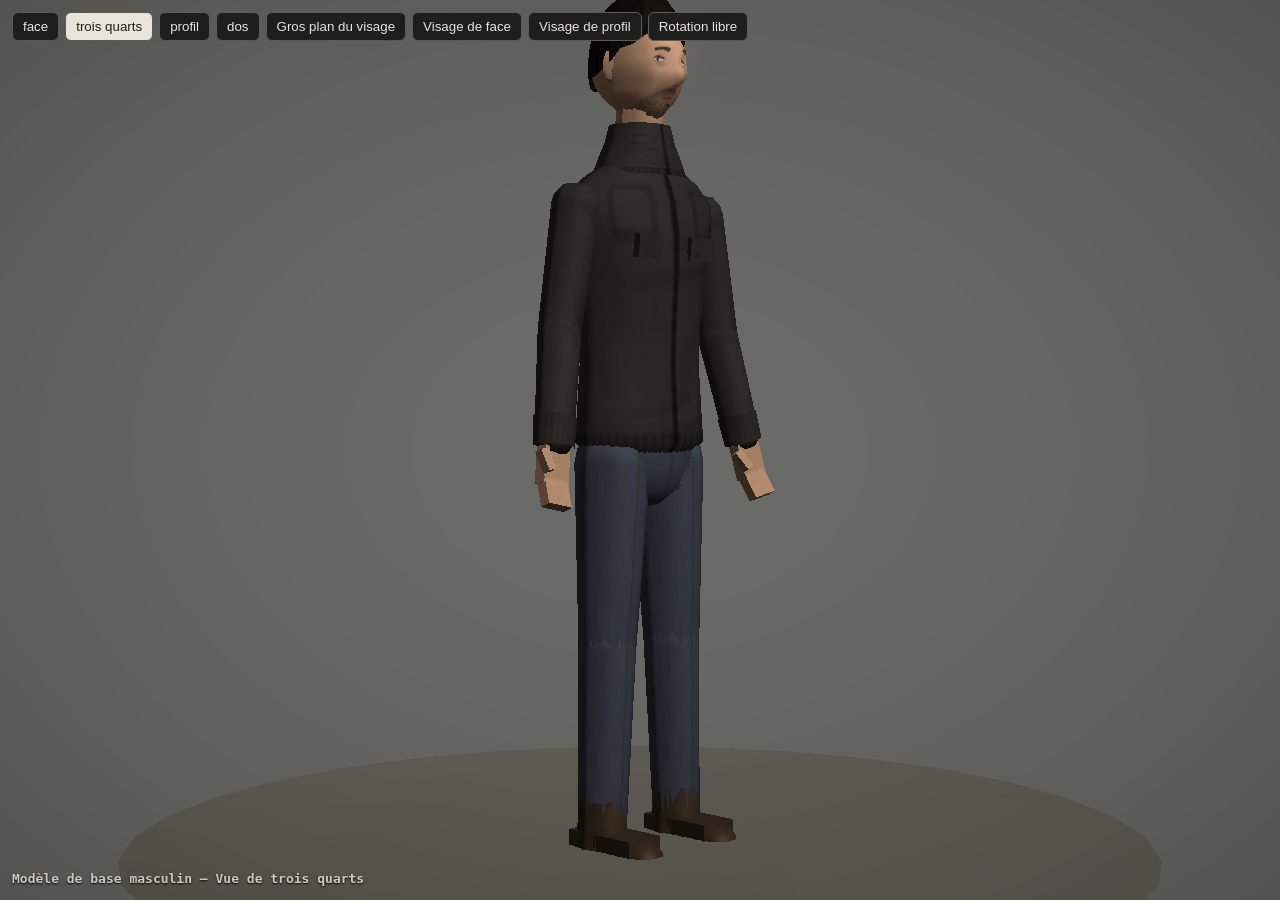
<file: fiche.html>
<!doctype html>
<html lang="fr">
<head>
<meta charset="utf-8">
<meta name="viewport" content="width=device-width,initial-scale=1">
<title>Fiche perso — Baston de Famille</title>
<style>
  [hidden]{display:none!important}
  html,body{margin:0;height:100%;background:#3a3a38;color:#e8e4da;font:14px/1.4 system-ui,sans-serif;overflow:hidden}
  canvas{display:block;width:100vw;height:100vh;cursor:grab}
  nav{position:fixed;top:12px;left:12px;display:flex;gap:6px;flex-wrap:wrap}
  nav button{background:#1e1e1c;color:#e8e4da;border:1px solid #5a5a56;border-radius:6px;padding:6px 10px;cursor:pointer}
  nav button.on{background:#e8e4da;color:#1e1e1c}
  .lbl{position:fixed;left:12px;bottom:12px;font:600 13px/1.3 monospace;color:#cfcac0;text-shadow:0 1px 2px #000}
</style>
</head>
<body>
<canvas id="c"></canvas>
<nav id="nav"></nav>
<div class="lbl" id="lbl"></div>
<script type="module" src="js/fiche.js"></script>
</body>
</html>
</file>
<file: css/style.css>
/* Baston de Famille — interface façon console de salon (une seule ambiance sombre) */
:root{
  --bg:#07050f; --panel:rgba(16,12,34,.86); --panel2:#221b44; --line:#3b3066; --text:#fff1dc; --muted:#b3a8d4;
  --p1:#ff5a3d; --p2:#3fb8ff; --gold:#ffd23f; --chrome1:#ffffff; --chrome2:#b8c4dc; --chrome3:#5b6584;
  --display:'Russo One','Arial Black',Impact,sans-serif; --body:'Archivo',system-ui,-apple-system,'Segoe UI',sans-serif;
  color-scheme:dark;
}
*{box-sizing:border-box}
[hidden]{display:none!important}
html,body{height:100%;margin:0;background:var(--bg);color:var(--text);font:16px/1.45 var(--body);overflow:hidden}
button,input,select{font:inherit;color:inherit}
button{cursor:pointer}
:focus-visible{outline:3px solid var(--gold);outline-offset:2px}

#app{position:fixed;inset:0;display:grid;place-items:center;background:radial-gradient(ellipse at 50% 30%,#1a1438,#07050f 70%);
  padding:env(safe-area-inset-top,0px) env(safe-area-inset-right,0px) env(safe-area-inset-bottom,0px) env(safe-area-inset-left,0px)}
#frame{position:relative;width:min(100vw,calc(100dvh*16/9));aspect-ratio:16/9;max-height:100dvh;container-type:size;overflow:hidden;background:#000;user-select:none;-webkit-user-select:none}
#c3,#hud{position:absolute;inset:0;width:100%;height:100%;display:block}
#hud{pointer-events:none}

.screen{position:absolute;inset:0;font-size:1.6cqw}
.screentitle{position:absolute;top:3cqh;left:0;right:0;text-align:center;margin:0;font:400 3.6cqw/1 var(--display);text-transform:uppercase;letter-spacing:.06em;
  background:linear-gradient(180deg,var(--chrome1),var(--chrome2) 50%,var(--chrome3) 52%,var(--chrome2));-webkit-background-clip:text;background-clip:text;color:transparent;
  filter:drop-shadow(0 .3cqw 0 #07050f)}
.hintbar{position:absolute;left:0;right:0;bottom:2.4cqh;text-align:center;font-size:1.25cqw;color:var(--muted);text-shadow:0 1px 2px #000}

/* ----- Titre ----- */
#title{background:linear-gradient(90deg,rgba(7,5,15,.85),rgba(7,5,15,.15) 55%,transparent)}
.logo{position:absolute;left:5cqw;top:7cqh;font-family:var(--display);line-height:.88;transform:skewX(-8deg);text-transform:uppercase}
.logo span{display:block}
.logo .l1{font-size:9.5cqw;background:linear-gradient(180deg,#fff 0%,#ffe58a 45%,#ffb21e 52%,#ff5a1e 100%);-webkit-background-clip:text;background-clip:text;color:transparent;filter:drop-shadow(.35cqw .35cqw 0 #07050f)}
.logo .l2{font-size:5.2cqw;background:linear-gradient(180deg,var(--chrome1),var(--chrome2) 48%,var(--chrome3) 52%,var(--chrome2));-webkit-background-clip:text;background-clip:text;color:transparent;filter:drop-shadow(.3cqw .3cqw 0 #07050f)}
.menu{display:grid;gap:.6cqh}
#titleMenu{position:absolute;left:5cqw;top:47cqh;width:30cqw}
.menu button{display:block;text-align:left;border:0;background:transparent;color:var(--muted);font:400 2.6cqw/1.2 var(--display);text-transform:uppercase;letter-spacing:.04em;
  padding:.7cqh 1.4cqw;clip-path:polygon(0 0,100% 0,96% 100%,0 100%);transition:color .1s}
.menu button.on{color:#07050f;background:linear-gradient(90deg,var(--gold),#ff9a2e 70%,transparent)}
.menu button.on::before{content:'▶ '}
.menu.small button{font-size:2.1cqw}
.pressstart{position:absolute;left:5cqw;top:47cqh;font:400 2.2cqw var(--display);color:var(--gold);text-shadow:0 .2cqw 0 #07050f;animation:blink 1.1s steps(2) infinite}
@keyframes blink{50%{opacity:.25}}
.padline{position:absolute;left:5cqw;bottom:3cqh;font-size:1.2cqw;color:var(--muted)}
.padline b{color:#4be38a}

/* ----- Sélection ----- */
.selgrid{position:absolute;left:50%;bottom:9cqh;transform:translateX(-50%);display:grid;grid-template-columns:repeat(3,10.5cqw);gap:1cqw}
.tile{position:relative;aspect-ratio:1;border:.3cqw solid var(--line);background:linear-gradient(160deg,#2a2150,#120e22);overflow:hidden;cursor:pointer;padding:0}
.tile canvas{width:100%;height:100%;display:block}
.tile .nm{position:absolute;left:0;right:0;bottom:0;padding:.3cqh .4cqw;background:linear-gradient(transparent,rgba(7,5,15,.95));font:400 1.05cqw var(--display);text-transform:uppercase;text-align:center;white-space:nowrap;overflow:hidden;text-overflow:ellipsis}
.tile.c1{border-color:var(--p1);box-shadow:0 0 1.2cqw rgba(255,90,61,.7)}
.tile.c2{border-color:var(--p2);box-shadow:0 0 1.2cqw rgba(63,184,255,.7)}
.tile.c1.c2{border-color:var(--gold)}
.tile .tag{position:absolute;top:.3cqw;font:400 1.1cqw var(--display);padding:.1cqh .4cqw;color:#07050f}
.tile .tag.t1{left:.3cqw;background:var(--p1)} .tile .tag.t2{right:.3cqw;background:var(--p2)}
.selinfo{position:absolute;top:13cqh;width:27cqw;padding:1.4cqh 1.4cqw;background:var(--panel);border-left:.5cqw solid var(--p1)}
.selinfo.l{left:2.5cqw} .selinfo.r{right:2.5cqw;border-left:0;border-right:.5cqw solid var(--p2);text-align:right}
.selinfo .who{font:400 1.2cqw var(--display);color:var(--p1)} .selinfo.r .who{color:var(--p2)}
.selinfo .big{font:400 3cqw/1.05 var(--display);text-transform:uppercase;margin:.3cqh 0}
.selinfo .tg{font-size:1.15cqw;color:var(--muted)}
.selinfo .pw{margin-top:1cqh;font:400 1.35cqw var(--display);color:var(--gold)}
.selinfo .pd{font-size:1.15cqw;color:var(--text);opacity:.85}
.selinfo .ok{display:inline-block;margin-top:1cqh;background:var(--gold);color:#07050f;font:400 1.2cqw var(--display);padding:.2cqh .8cqw}
.stagepick{position:absolute;left:50%;bottom:9cqh;transform:translateX(-50%);text-align:center;background:var(--panel);padding:1.6cqh 3cqw;border-top:.3cqw solid var(--gold)}
.stagepick .lbl{font:400 1.2cqw var(--display);color:var(--muted);letter-spacing:.2em;text-transform:uppercase}
.stagename{display:flex;align-items:center;gap:2cqw;justify-content:center;font:400 3.2cqw var(--display);text-transform:uppercase}
.stagename .arr{color:var(--gold);cursor:pointer}
.stagepick .hint{font-size:1.15cqw;color:var(--muted)}

/* ----- Options ----- */
.optlist{position:absolute;left:50%;top:15cqh;transform:translateX(-50%);width:62cqw;display:grid;gap:.8cqh}
.opt{display:grid;grid-template-columns:1fr 1fr;align-items:center;padding:1cqh 1.6cqw;background:var(--panel);border:0;text-align:left;font-size:1.8cqw;color:var(--muted);clip-path:polygon(0 0,100% 0,98.5% 100%,0 100%)}
.opt b{font:400 1.8cqw var(--display);color:var(--text);text-align:right;text-transform:uppercase}
.opt.on{background:linear-gradient(90deg,rgba(255,210,63,.95),rgba(255,154,46,.9));color:#07050f}
.opt.on b{color:#07050f}
.opt.on b::before{content:'◀ '} .opt.on b::after{content:' ▶'}
.opt.action b::before,.opt.action b::after{content:''}

/* ----- Panneaux ----- */
.overlay{position:absolute;inset:0;display:grid;place-items:center;background:rgba(7,5,15,.6)}
.overlay.clear{background:linear-gradient(90deg,rgba(7,5,15,.85),transparent 60%);place-items:center start;padding-left:5cqw}
.panel{background:var(--panel);padding:2.4cqh 2.4cqw;border-top:.35cqw solid var(--gold);min-width:32cqw}
.panel h2{margin:0 0 1.4cqh;font:400 3cqw var(--display);text-transform:uppercase}
.panel.results h2{color:var(--gold);max-width:36cqw}
.pausebtn{position:absolute;top:14cqh;left:50%;transform:translateX(-50%);width:4cqw;height:4cqw;border:0;border-radius:50%;background:rgba(7,5,15,.6);font:400 1.4cqw var(--display);color:var(--text)}

/* ----- Atelier ----- */
#workshop{position:fixed;inset:0;overflow:auto;background:linear-gradient(180deg,#120e22,#07050f);z-index:20;
  padding-left:max(16px,env(safe-area-inset-left,0px));padding-right:max(16px,env(safe-area-inset-right,0px))}
.wsin{max-width:1200px;margin:0 auto;padding-block:28px 60px;display:grid;gap:22px}
.wshead{display:flex;justify-content:space-between;align-items:flex-start;gap:16px;flex-wrap:wrap}
.wshead h2{font:400 clamp(30px,5vw,48px)/1 var(--display);margin:0;text-transform:uppercase;color:var(--gold)}
.wshead p{color:var(--muted);max-width:62ch;margin:8px 0 0}
.wsgrid{display:grid;grid-template-columns:repeat(auto-fill,minmax(250px,1fr));gap:16px}
.card{background:#1a1435;border:2px solid var(--line);border-radius:14px;padding:14px;display:grid;gap:10px;align-content:start;min-width:0}
.card h3{margin:0;font:400 20px var(--display);text-transform:uppercase}
.card .tg{font-size:13px;color:var(--muted);margin-top:-6px}
.faces{display:flex;gap:10px;justify-content:center}
.facebox{display:grid;gap:4px;justify-items:center;font-size:12px;color:var(--muted)}
.face{width:130px;height:130px;border-radius:50%;cursor:grab;touch-action:none;background:#2a2150}
.faces.duo .face{width:110px;height:110px}
.face:active{cursor:grabbing}
.hint{font-size:12px;color:var(--muted);text-align:center}
.name{width:100%;background:var(--panel2);border:2px solid var(--line);border-radius:10px;padding:8px 10px;font:400 16px var(--display)}
.row{display:flex;gap:8px;align-items:center;flex-wrap:wrap}
.btn{display:inline-flex;align-items:center;justify-content:center;gap:6px;border:2px solid var(--line);background:var(--panel2);border-radius:10px;padding:8px 12px;font-weight:600;font-size:14px;position:relative}
.btn:hover{border-color:var(--muted)}
.btn.primary{background:var(--gold);border-color:var(--gold);color:#07050f;font-family:var(--display);font-weight:400;font-size:16px}
.file input{position:absolute;width:1px;height:1px;opacity:0}
.file:focus-within{outline:3px solid var(--gold);outline-offset:2px}
.colors{display:grid;grid-template-columns:repeat(4,1fr);gap:6px}
.colors label{display:grid;gap:2px;font-size:11px;color:var(--muted);text-align:center}
input[type=color]{width:100%;height:34px;border:2px solid var(--line);border-radius:8px;background:var(--panel2);padding:2px;cursor:pointer}
.zoom{display:grid;grid-template-columns:3.4em 1fr;gap:8px;align-items:center;font-size:13px;color:var(--muted)}
.zoom input{width:100%;accent-color:var(--gold)}
.fld{display:grid;gap:4px;font-size:12px;color:var(--muted);font-weight:800;text-transform:uppercase;letter-spacing:.08em}
select{width:100%;background:var(--panel2);border:2px solid var(--line);border-radius:10px;padding:7px 8px;font-size:14px;font-weight:600;text-transform:none;letter-spacing:0}
.pd{margin:0;font-size:13px;color:var(--muted)} .pd b{color:var(--gold)}
.wsdecor{background:#1a1435;border:2px solid var(--line);border-radius:14px;padding:16px}
.wsdecor h3{margin:0 0 10px;font:400 20px var(--display);text-transform:uppercase}
.wsdecor canvas{width:320px;max-width:100%;border-radius:8px;background:#000}
.wsdecor p{color:var(--muted);margin:0 0 10px;max-width:50ch}
.wsdecor .row{align-items:flex-start;gap:16px}

/* ----- Tactile ----- */
.touch{position:fixed;left:max(12px,env(safe-area-inset-left,0px));right:max(12px,env(safe-area-inset-right,0px));bottom:calc(10px + env(safe-area-inset-bottom,0px));display:flex;justify-content:space-between;pointer-events:none;z-index:15}
.touch>div{pointer-events:auto;opacity:.8}
.dpad{display:grid;grid-template-columns:repeat(3,52px);grid-template-rows:repeat(3,52px);gap:4px}
.dpad button,.acts button{border:2px solid var(--line);background:rgba(34,27,68,.85);border-radius:12px;font:400 12px var(--display);touch-action:none}
.dpad button.on,.acts button.on{background:var(--text);color:#07050f}
.dpad [data-k=u]{grid-column:2;grid-row:1}.dpad [data-k=l]{grid-column:1;grid-row:2}.dpad [data-k=r]{grid-column:3;grid-row:2}.dpad [data-k=d]{grid-column:2;grid-row:3}
.acts{display:grid;grid-template-columns:repeat(2,70px);grid-template-rows:repeat(2,56px);gap:8px}
.acts [data-k=x]{border-color:var(--gold)}

.toast{position:fixed;left:50%;bottom:calc(20px + env(safe-area-inset-bottom,0px));transform:translateX(-50%);background:var(--text);color:#07050f;padding:10px 16px;border-radius:10px;font-weight:600;z-index:50;max-width:calc(100% - 32px)}
.fatal{position:fixed;inset:0;display:grid;place-content:center;text-align:center;padding:24px;background:var(--bg);z-index:60}
.fatal h2{font:400 32px var(--display);color:var(--gold);margin:0}
@media (prefers-reduced-motion:reduce){.pressstart{animation:none}}

.voices{display:grid;gap:6px}
.vrow{display:grid;grid-template-columns:1fr auto auto auto auto;gap:4px;align-items:center;font-size:12px;color:var(--muted)}
.vrow.has span{color:var(--gold)}
.vrow .btn{padding:4px 7px;font-size:12px}
.vrow .btn:disabled{opacity:.35;cursor:default}
.vrow .vrec.on{background:#c0392b;border-color:#c0392b;color:#fff}
</file>
